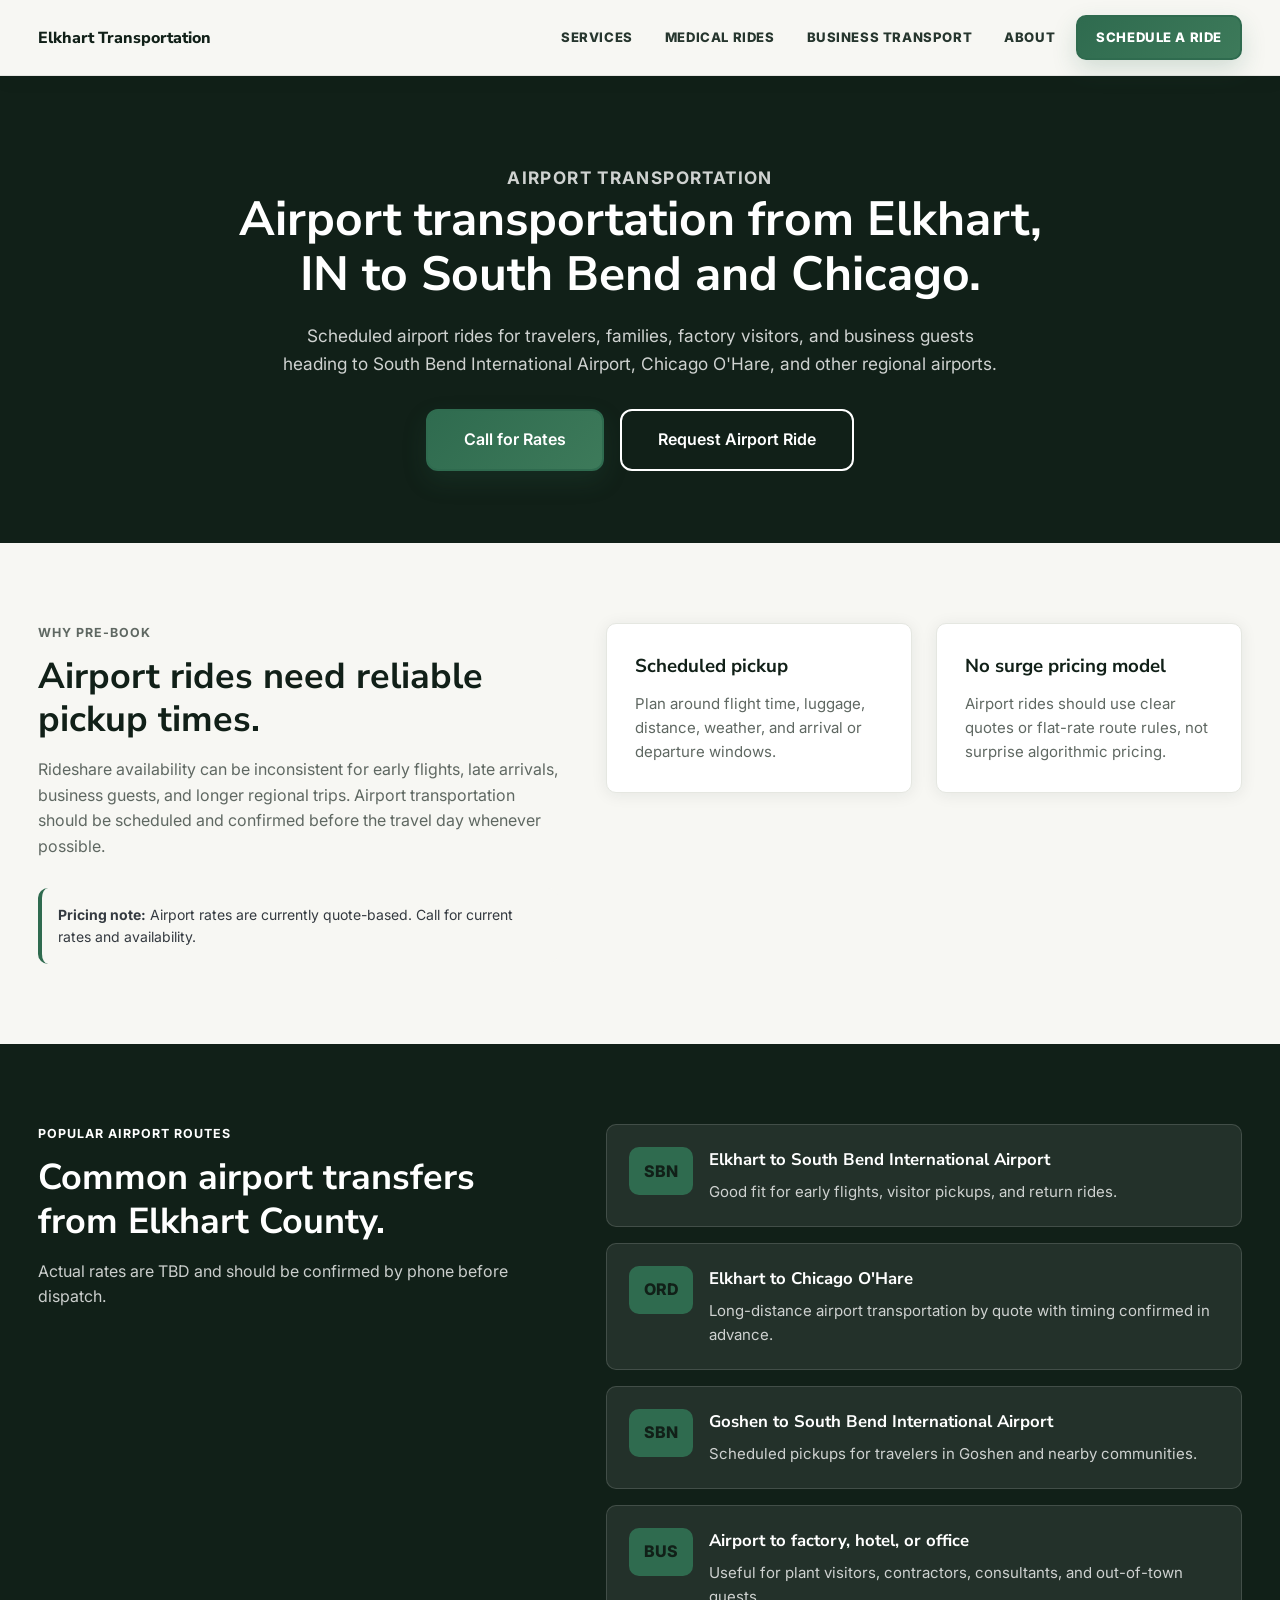
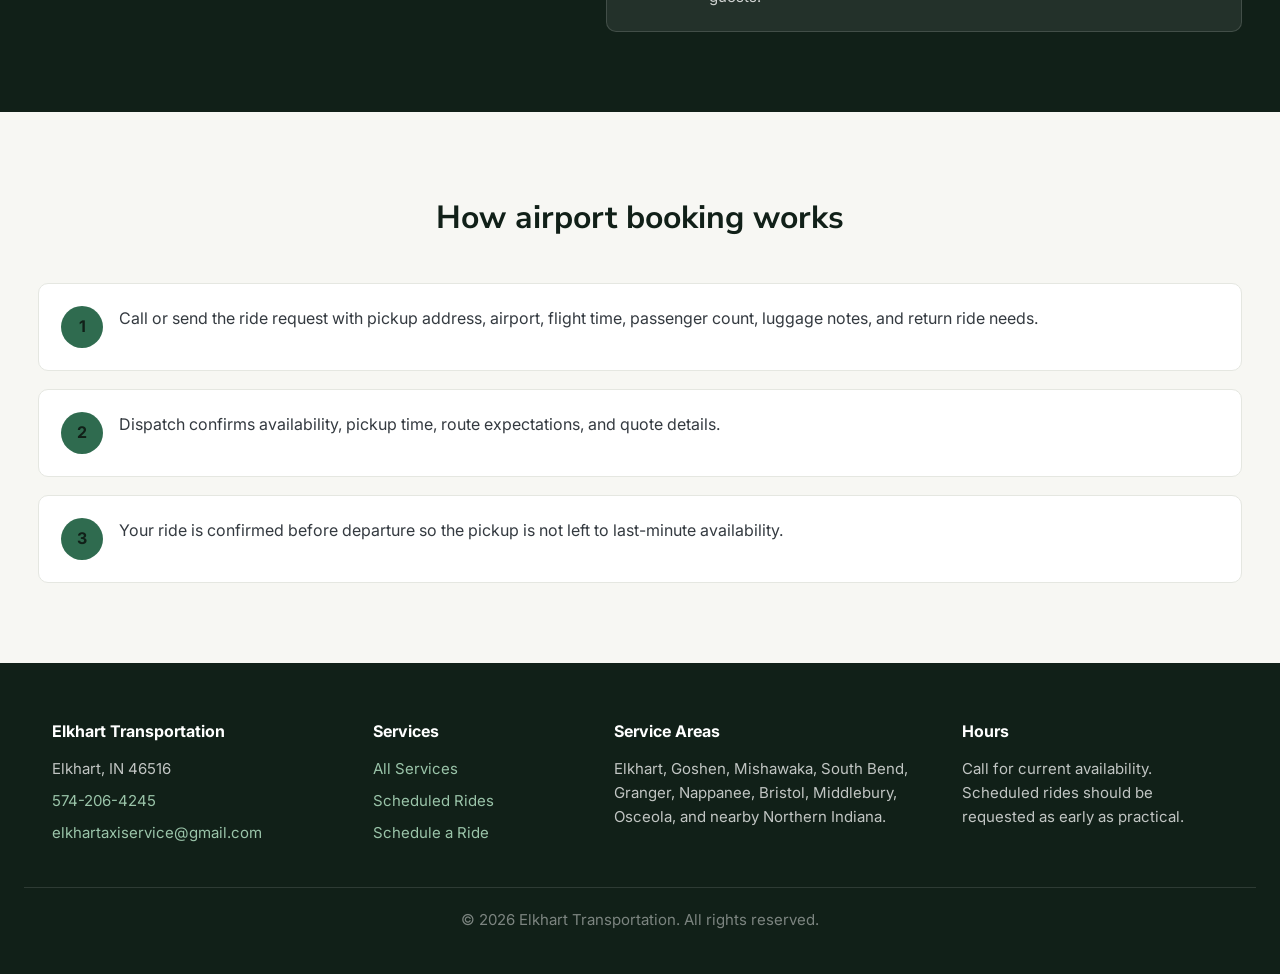
<file: src/pages/airport.html>
<!DOCTYPE html>
<html lang="en">
<head>
  <meta charset="UTF-8" />
  <meta name="viewport" content="width=device-width, initial-scale=1.0" />
  <title>Airport Transportation Elkhart IN | South Bend & Chicago Airport Rides</title>
  <meta name="description" content="Schedule airport transportation from Elkhart, IN to South Bend International Airport, Chicago O'Hare, and regional airports. Call for rates." />
  <link rel="preconnect" href="https://fonts.googleapis.com">
  <link rel="preconnect" href="https://fonts.gstatic.com" crossorigin>
  <link href="https://fonts.googleapis.com/css2?family=DM+Sans:wght@400;500;600;700&display=swap" rel="stylesheet">
  <link rel="stylesheet" href="../css/main.css" />
  <link rel="stylesheet" href="../css/components.css" />
</head>
<body>
  <header class="nav">
    <div class="nav__inner container">
      <a href="../../index.html" class="nav__logo">Elkhart Transportation</a>
      <nav class="nav__links">
        <a href="services.html">Services</a>
        <a href="nemt.html">Medical Rides</a>
        <a href="factory-transport.html">Business Transport</a>
        <a href="about.html">About</a>
        <a href="contact.html" class="btn btn--primary">Schedule a Ride</a>
      </nav>
      <button class="nav__toggle" aria-label="Toggle menu">&#9776;</button>
    </div>
  </header>

  <main>
    <section class="page-hero">
      <div class="container page-hero__inner">
        <p class="eyebrow">Airport Transportation</p>
        <h1>Airport transportation from Elkhart, IN to South Bend and Chicago.</h1>
        <p>Scheduled airport rides for travelers, families, factory visitors, and business guests heading to South Bend International Airport, Chicago O'Hare, and other regional airports.</p>
        <div class="page-hero__actions">
          <a href="tel:+15742064245" class="btn btn--primary btn--lg">Call for Rates</a>
          <a href="contact.html" class="btn btn--outline btn--lg">Request Airport Ride</a>
        </div>
      </div>
    </section>

    <section class="page-section">
      <div class="container split-section">
        <div>
          <p class="eyebrow">Why Pre-Book</p>
          <h2>Airport rides need reliable pickup times.</h2>
          <p>Rideshare availability can be inconsistent for early flights, late arrivals, business guests, and longer regional trips. Airport transportation should be scheduled and confirmed before the travel day whenever possible.</p>
          <div class="notice"><strong>Pricing note:</strong> Airport rates are currently quote-based. Call for current rates and availability.</div>
        </div>
        <div class="info-grid info-grid--two">
          <article class="info-card">
            <h3>Scheduled pickup</h3>
            <p>Plan around flight time, luggage, distance, weather, and arrival or departure windows.</p>
          </article>
          <article class="info-card">
            <h3>No surge pricing model</h3>
            <p>Airport rides should use clear quotes or flat-rate route rules, not surprise algorithmic pricing.</p>
          </article>
        </div>
      </div>
    </section>

    <section class="route-section">
      <div class="container split-section">
        <div>
          <p class="eyebrow">Popular Airport Routes</p>
          <h2>Common airport transfers from Elkhart County.</h2>
          <p>Actual rates are TBD and should be confirmed by phone before dispatch.</p>
        </div>
        <div class="route-list">
          <article><span>SBN</span><div><h3>Elkhart to South Bend International Airport</h3><p>Good fit for early flights, visitor pickups, and return rides.</p></div></article>
          <article><span>ORD</span><div><h3>Elkhart to Chicago O'Hare</h3><p>Long-distance airport transportation by quote with timing confirmed in advance.</p></div></article>
          <article><span>SBN</span><div><h3>Goshen to South Bend International Airport</h3><p>Scheduled pickups for travelers in Goshen and nearby communities.</p></div></article>
          <article><span>BUS</span><div><h3>Airport to factory, hotel, or office</h3><p>Useful for plant visitors, contractors, consultants, and out-of-town guests.</p></div></article>
        </div>
      </div>
    </section>

    <section class="page-section">
      <div class="container">
        <h2 class="section-title">How airport booking works</h2>
        <div class="step-list">
          <div class="step"><span>1</span><p>Call or send the ride request with pickup address, airport, flight time, passenger count, luggage notes, and return ride needs.</p></div>
          <div class="step"><span>2</span><p>Dispatch confirms availability, pickup time, route expectations, and quote details.</p></div>
          <div class="step"><span>3</span><p>Your ride is confirmed before departure so the pickup is not left to last-minute availability.</p></div>
        </div>
      </div>
    </section>
  </main>

  <a href="tel:+15742064245" class="sticky-call">Call 574-206-4245</a>

  <footer class="footer">
    <div class="container footer__grid">
      <div><strong>Elkhart Transportation</strong><p>Elkhart, IN 46516</p><p><a href="tel:+15742064245">574-206-4245</a></p><p><a href="mailto:elkhartaxiservice@gmail.com">elkhartaxiservice@gmail.com</a></p></div>
      <div><strong>Services</strong><a href="services.html">All Services</a><a href="scheduled-rides.html">Scheduled Rides</a><a href="contact.html">Schedule a Ride</a></div>
      <div><strong>Service Areas</strong><p>Elkhart, Goshen, Mishawaka, South Bend, Granger, Nappanee, Bristol, Middlebury, Osceola, and nearby Northern Indiana.</p></div>
      <div><strong>Hours</strong><p>Call for current availability. Scheduled rides should be requested as early as practical.</p></div>
    </div>
    <p class="footer__copy">&copy; 2026 Elkhart Transportation. All rights reserved.</p>
  </footer>

  <script src="../js/main.js"></script>
</body>
</html>
</file>
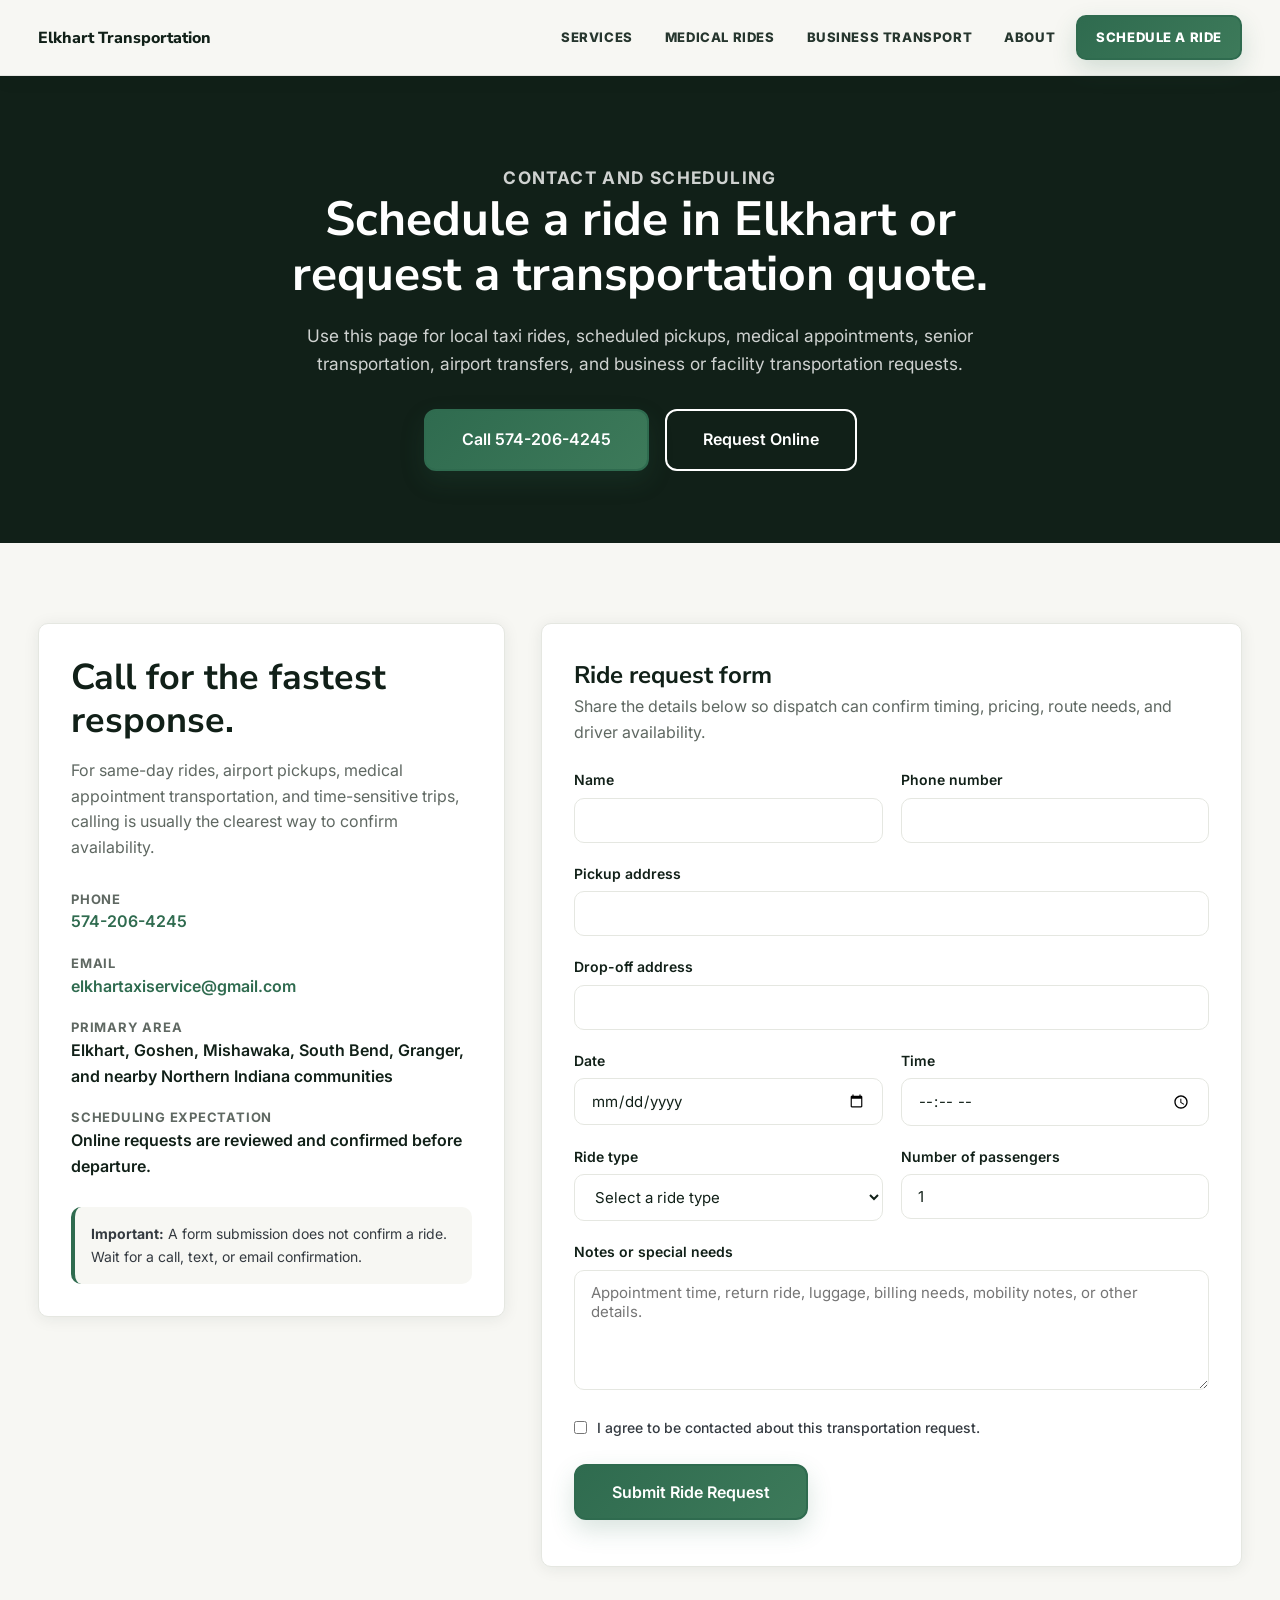
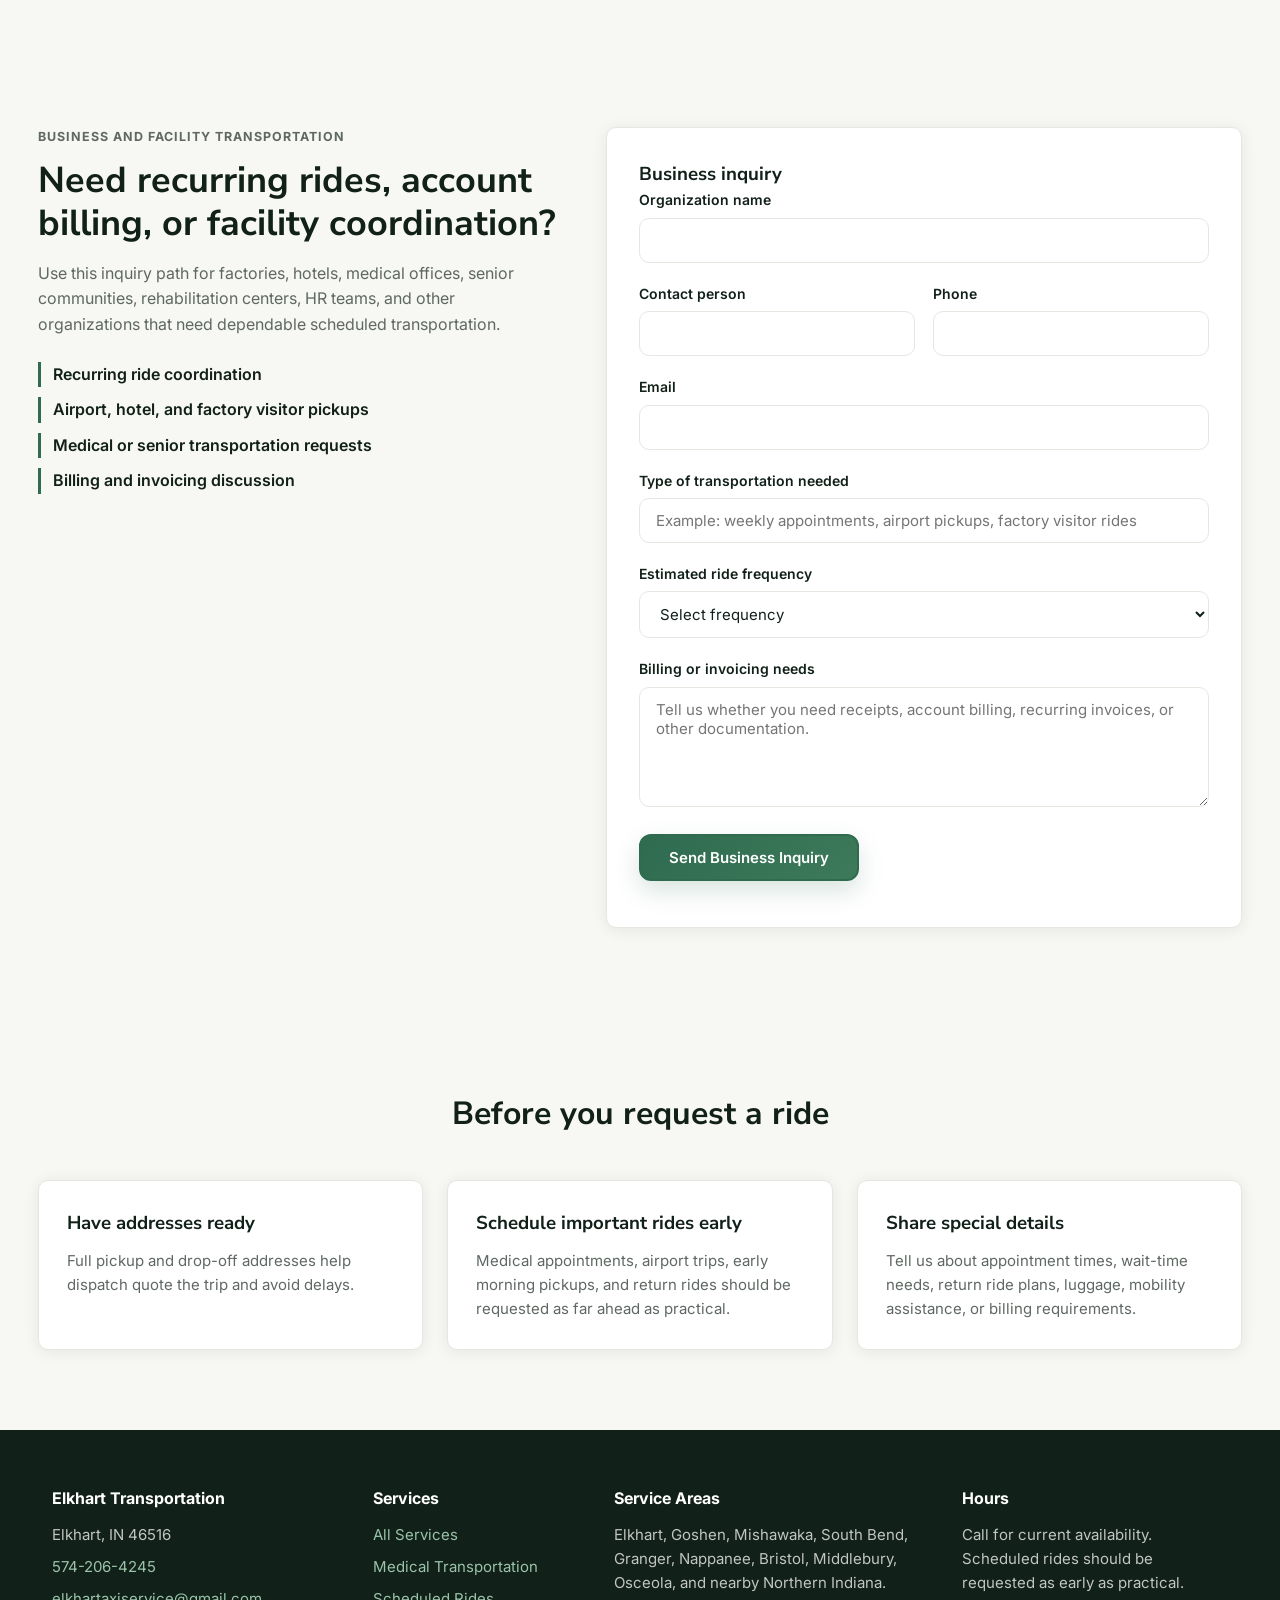
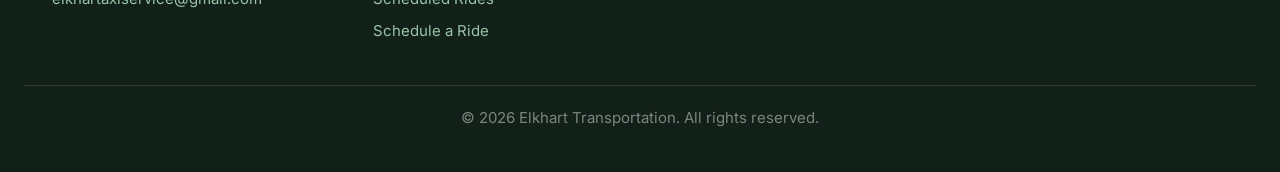
<file: src/pages/contact.html>
<!DOCTYPE html>
<html lang="en">
<head>
  <meta charset="UTF-8" />
  <meta name="viewport" content="width=device-width, initial-scale=1.0" />
  <title>Schedule a Ride in Elkhart, IN | Elkhart Transportation</title>
  <meta name="description" content="Schedule a ride or request a transportation quote in Elkhart, IN for taxi, medical, senior, airport, scheduled, and business rides." />
  <link rel="preconnect" href="https://fonts.googleapis.com">
  <link rel="preconnect" href="https://fonts.gstatic.com" crossorigin>
  <link href="https://fonts.googleapis.com/css2?family=DM+Sans:wght@400;500;600;700&display=swap" rel="stylesheet">
  <link rel="stylesheet" href="../css/main.css" />
  <link rel="stylesheet" href="../css/components.css" />
</head>
<body>
  <header class="nav">
    <div class="nav__inner container">
      <a href="../../index.html" class="nav__logo">Elkhart Transportation</a>
      <nav class="nav__links">
        <a href="services.html">Services</a>
        <a href="nemt.html">Medical Rides</a>
        <a href="factory-transport.html">Business Transport</a>
        <a href="about.html">About</a>
        <a href="contact.html" class="btn btn--primary">Schedule a Ride</a>
      </nav>
      <button class="nav__toggle" aria-label="Toggle menu">&#9776;</button>
    </div>
  </header>

  <main>
    <section class="page-hero">
      <div class="container page-hero__inner">
        <p class="eyebrow">Contact and Scheduling</p>
        <h1>Schedule a ride in Elkhart or request a transportation quote.</h1>
        <p>Use this page for local taxi rides, scheduled pickups, medical appointments, senior transportation, airport transfers, and business or facility transportation requests.</p>
        <div class="page-hero__actions">
          <a href="tel:+15742064245" class="btn btn--primary btn--lg">Call 574-206-4245</a>
          <a href="#ride-request" class="btn btn--outline btn--lg">Request Online</a>
        </div>
      </div>
    </section>

    <section class="page-section">
      <div class="container contact-layout">
        <aside class="contact-panel">
          <h2>Call for the fastest response.</h2>
          <p>For same-day rides, airport pickups, medical appointment transportation, and time-sensitive trips, calling is usually the clearest way to confirm availability.</p>
          <dl class="detail-list">
            <div>
              <dt>Phone</dt>
              <dd><a href="tel:+15742064245">574-206-4245</a></dd>
            </div>
            <div>
              <dt>Email</dt>
              <dd><a href="mailto:elkhartaxiservice@gmail.com">elkhartaxiservice@gmail.com</a></dd>
            </div>
            <div>
              <dt>Primary Area</dt>
              <dd>Elkhart, Goshen, Mishawaka, South Bend, Granger, and nearby Northern Indiana communities</dd>
            </div>
            <div>
              <dt>Scheduling Expectation</dt>
              <dd>Online requests are reviewed and confirmed before departure.</dd>
            </div>
          </dl>
          <div class="notice">
            <strong>Important:</strong> A form submission does not confirm a ride. Wait for a call, text, or email confirmation.
          </div>
        </aside>

        <form class="form-card js-contact-form" id="ride-request" action="https://formspree.io/f/YOUR_FORM_ID" method="post">
          <h2>Ride request form</h2>
          <p class="form-intro">Share the details below so dispatch can confirm timing, pricing, route needs, and driver availability.</p>
          <div class="form-grid">
            <div class="form-group">
              <label for="name">Name</label>
              <input type="text" id="name" name="name" autocomplete="name" required />
            </div>
            <div class="form-group">
              <label for="phone">Phone number</label>
              <input type="tel" id="phone" name="phone" autocomplete="tel" required />
            </div>
          </div>
          <div class="form-group">
            <label for="pickup">Pickup address</label>
            <input type="text" id="pickup" name="pickup" autocomplete="street-address" required />
          </div>
          <div class="form-group">
            <label for="dropoff">Drop-off address</label>
            <input type="text" id="dropoff" name="dropoff" required />
          </div>
          <div class="form-grid">
            <div class="form-group">
              <label for="date">Date</label>
              <input type="date" id="date" name="date" required />
            </div>
            <div class="form-group">
              <label for="time">Time</label>
              <input type="time" id="time" name="time" required />
            </div>
          </div>
          <div class="form-grid">
            <div class="form-group">
              <label for="ride-type">Ride type</label>
              <select id="ride-type" name="ride-type" required>
                <option value="">Select a ride type</option>
                <option>Local Taxi</option>
                <option>Scheduled Ride</option>
                <option>Airport</option>
                <option>Medical Appointment</option>
                <option>Senior Transportation</option>
                <option>Factory/Business</option>
                <option>Other</option>
              </select>
            </div>
            <div class="form-group">
              <label for="passengers">Number of passengers</label>
              <input type="number" id="passengers" name="passengers" min="1" max="12" value="1" />
            </div>
          </div>
          <div class="form-group">
            <label for="notes">Notes or special needs</label>
            <textarea id="notes" name="notes" placeholder="Appointment time, return ride, luggage, billing needs, mobility notes, or other details."></textarea>
          </div>
          <label class="checkbox-line">
            <input type="checkbox" name="consent" required />
            <span>I agree to be contacted about this transportation request.</span>
          </label>
          <button type="submit" class="btn btn--primary btn--lg">Submit Ride Request</button>
          <p class="form-status" aria-live="polite"></p>
        </form>
      </div>
    </section>

    <section class="page-section page-section--muted" id="business-inquiry">
      <div class="container split-section">
        <div>
          <p class="eyebrow">Business and Facility Transportation</p>
          <h2>Need recurring rides, account billing, or facility coordination?</h2>
          <p>Use this inquiry path for factories, hotels, medical offices, senior communities, rehabilitation centers, HR teams, and other organizations that need dependable scheduled transportation.</p>
          <ul class="check-list">
            <li>Recurring ride coordination</li>
            <li>Airport, hotel, and factory visitor pickups</li>
            <li>Medical or senior transportation requests</li>
            <li>Billing and invoicing discussion</li>
          </ul>
        </div>

        <form class="form-card js-contact-form" action="https://formspree.io/f/YOUR_FORM_ID" method="post">
          <h3>Business inquiry</h3>
          <div class="form-group">
            <label for="organization">Organization name</label>
            <input type="text" id="organization" name="organization" />
          </div>
          <div class="form-grid">
            <div class="form-group">
              <label for="contact-person">Contact person</label>
              <input type="text" id="contact-person" name="contact-person" autocomplete="name" required />
            </div>
            <div class="form-group">
              <label for="business-phone">Phone</label>
              <input type="tel" id="business-phone" name="business-phone" autocomplete="tel" required />
            </div>
          </div>
          <div class="form-group">
            <label for="business-email">Email</label>
            <input type="email" id="business-email" name="business-email" autocomplete="email" />
          </div>
          <div class="form-group">
            <label for="transportation-need">Type of transportation needed</label>
            <input type="text" id="transportation-need" name="transportation-need" placeholder="Example: weekly appointments, airport pickups, factory visitor rides" />
          </div>
          <div class="form-group">
            <label for="frequency">Estimated ride frequency</label>
            <select id="frequency" name="frequency">
              <option value="">Select frequency</option>
              <option>One-time request</option>
              <option>Weekly</option>
              <option>Several times per week</option>
              <option>Daily or near-daily</option>
              <option>Not sure yet</option>
            </select>
          </div>
          <div class="form-group">
            <label for="billing">Billing or invoicing needs</label>
            <textarea id="billing" name="billing" placeholder="Tell us whether you need receipts, account billing, recurring invoices, or other documentation."></textarea>
          </div>
          <button type="submit" class="btn btn--primary">Send Business Inquiry</button>
          <p class="form-status" aria-live="polite"></p>
        </form>
      </div>
    </section>

    <section class="page-section">
      <div class="container">
        <h2 class="section-title">Before you request a ride</h2>
        <div class="info-grid">
          <div class="info-card">
            <h3>Have addresses ready</h3>
            <p>Full pickup and drop-off addresses help dispatch quote the trip and avoid delays.</p>
          </div>
          <div class="info-card">
            <h3>Schedule important rides early</h3>
            <p>Medical appointments, airport trips, early morning pickups, and return rides should be requested as far ahead as practical.</p>
          </div>
          <div class="info-card">
            <h3>Share special details</h3>
            <p>Tell us about appointment times, wait-time needs, return ride plans, luggage, mobility assistance, or billing requirements.</p>
          </div>
        </div>
      </div>
    </section>
  </main>

  <a href="tel:+15742064245" class="sticky-call">Call 574-206-4245</a>

  <footer class="footer">
    <div class="container footer__grid">
      <div>
        <strong>Elkhart Transportation</strong>
        <p>Elkhart, IN 46516</p>
        <p><a href="tel:+15742064245">574-206-4245</a></p>
        <p><a href="mailto:elkhartaxiservice@gmail.com">elkhartaxiservice@gmail.com</a></p>
      </div>
      <div>
        <strong>Services</strong>
        <a href="services.html">All Services</a>
        <a href="nemt.html">Medical Transportation</a>
        <a href="scheduled-rides.html">Scheduled Rides</a>
        <a href="contact.html">Schedule a Ride</a>
      </div>
      <div>
        <strong>Service Areas</strong>
        <p>Elkhart, Goshen, Mishawaka, South Bend, Granger, Nappanee, Bristol, Middlebury, Osceola, and nearby Northern Indiana.</p>
      </div>
      <div>
        <strong>Hours</strong>
        <p>Call for current availability. Scheduled rides should be requested as early as practical.</p>
      </div>
    </div>
    <p class="footer__copy">&copy; 2026 Elkhart Transportation. All rights reserved.</p>
  </footer>

  <script src="../js/main.js"></script>
  <script src="../js/booking.js"></script>
</body>
</html>
</file>
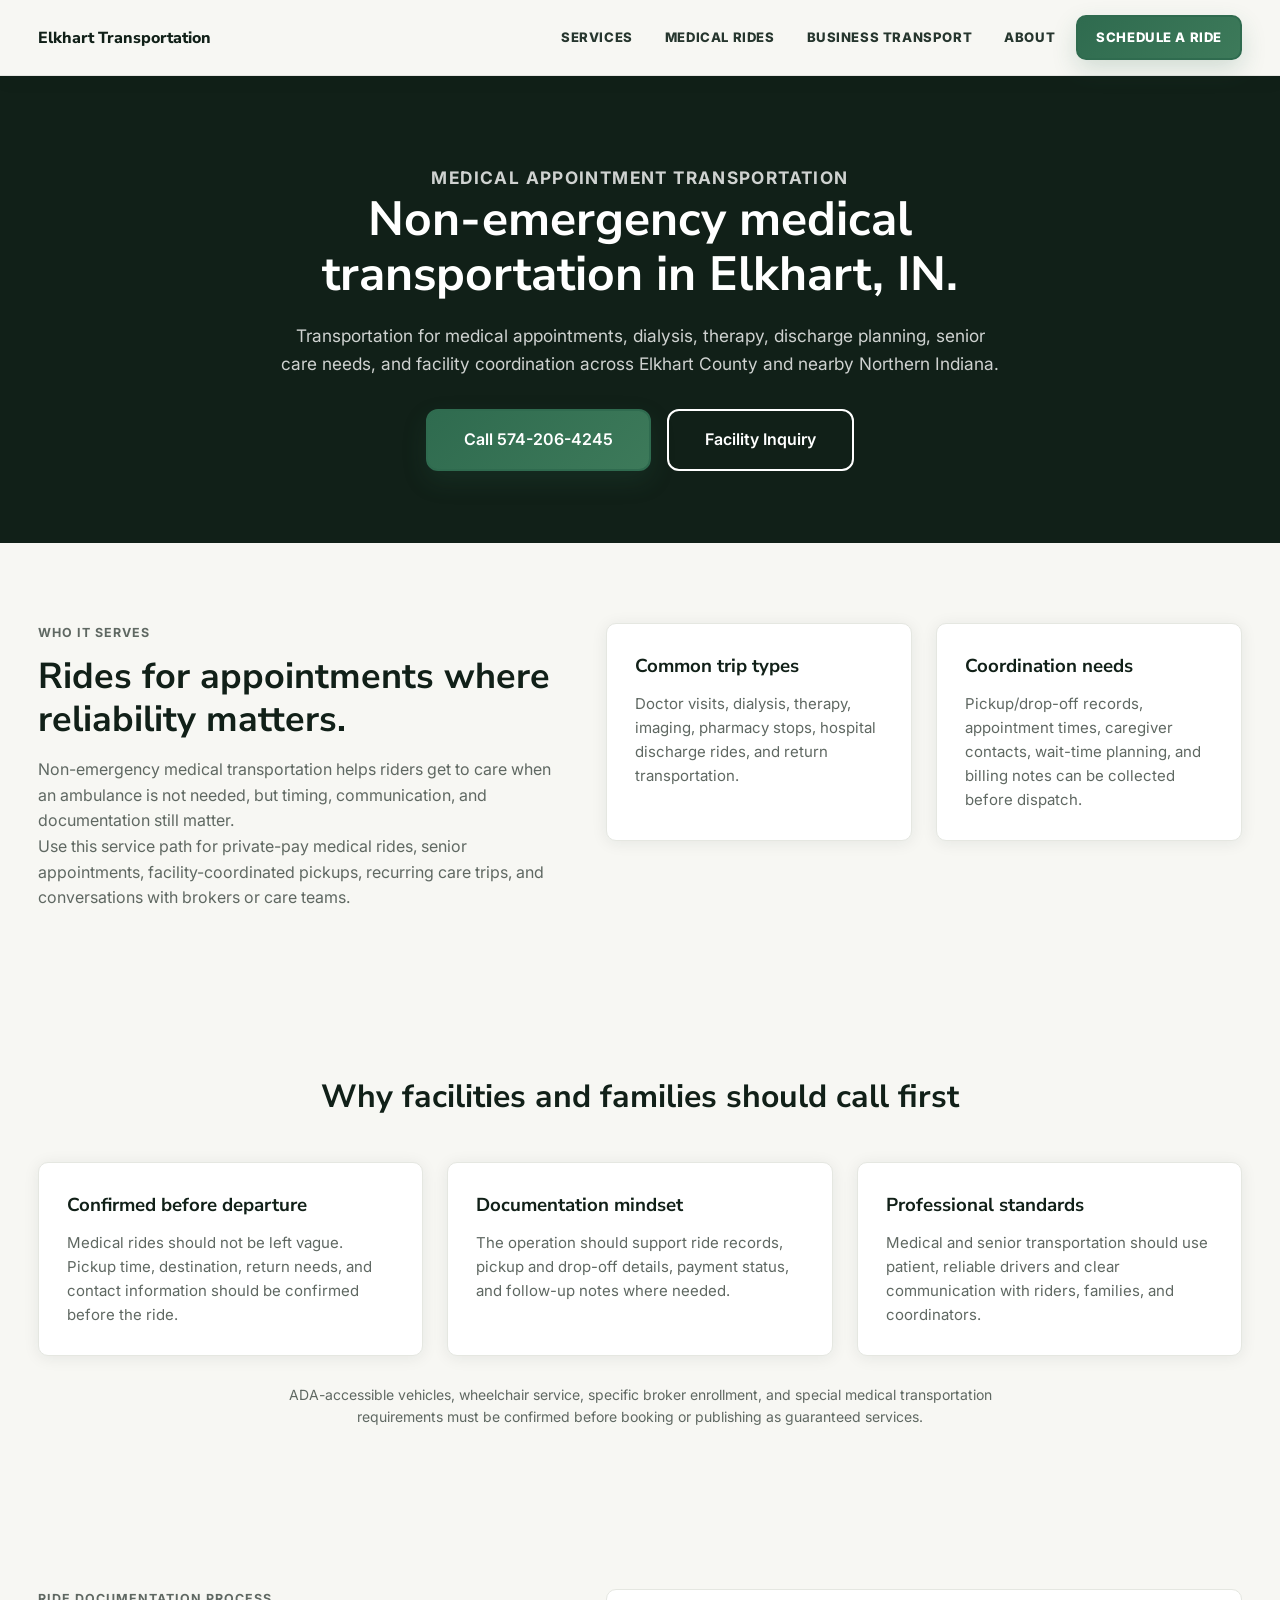
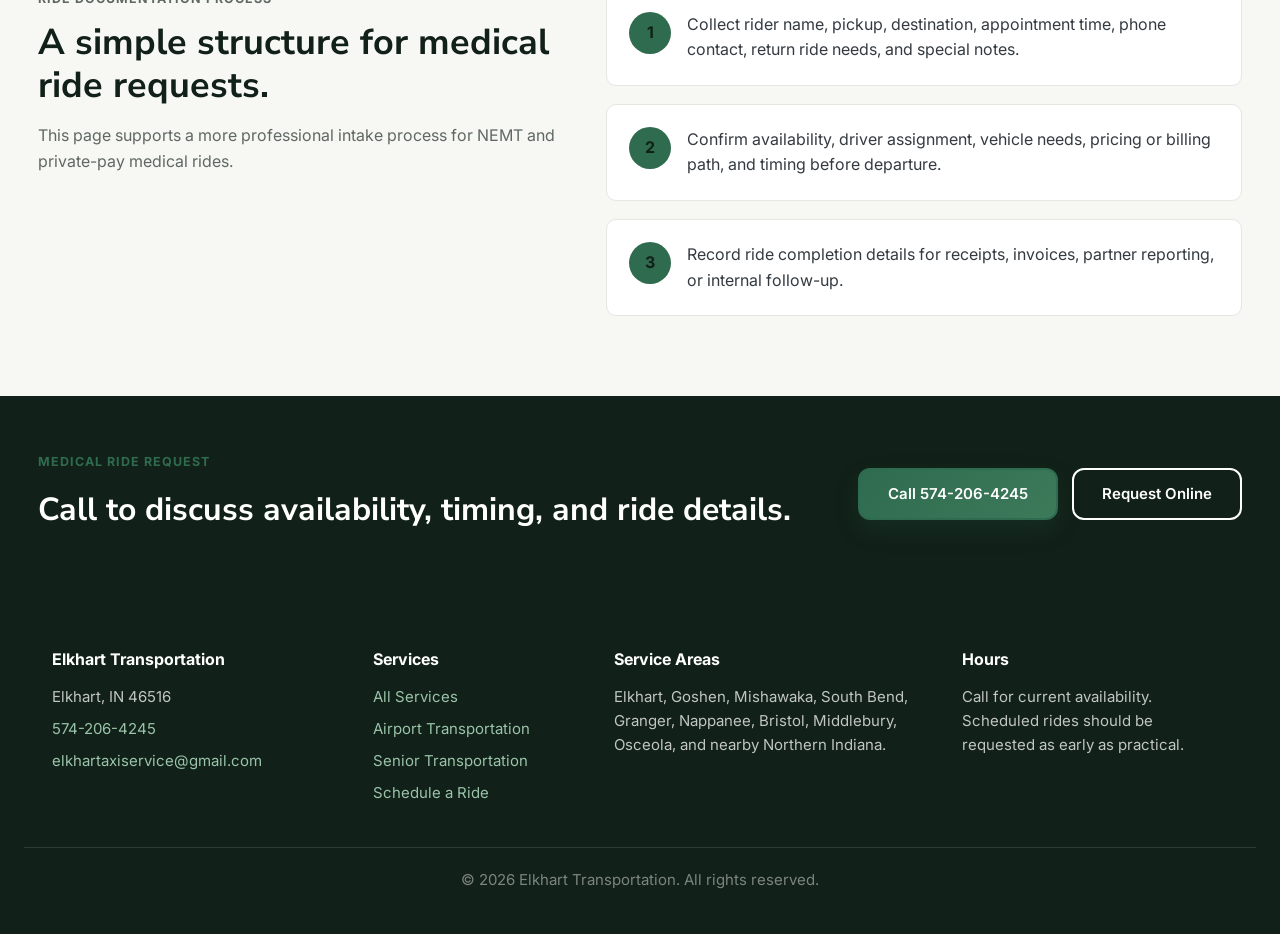
<file: src/pages/nemt.html>
<!DOCTYPE html>
<html lang="en">
<head>
  <meta charset="UTF-8" />
  <meta name="viewport" content="width=device-width, initial-scale=1.0" />
  <title>Non-Emergency Medical Transportation in Elkhart, IN | Elkhart Transportation</title>
  <meta name="description" content="Non-emergency medical transportation in Elkhart, IN for appointments, dialysis, therapy, discharge rides, seniors, and facility coordination." />
  <link rel="preconnect" href="https://fonts.googleapis.com">
  <link rel="preconnect" href="https://fonts.gstatic.com" crossorigin>
  <link href="https://fonts.googleapis.com/css2?family=DM+Sans:wght@400;500;600;700&display=swap" rel="stylesheet">
  <link rel="stylesheet" href="../css/main.css" />
  <link rel="stylesheet" href="../css/components.css" />
</head>
<body>
  <header class="nav">
    <div class="nav__inner container">
      <a href="../../index.html" class="nav__logo">Elkhart Transportation</a>
      <nav class="nav__links">
        <a href="services.html">Services</a>
        <a href="nemt.html">Medical Rides</a>
        <a href="factory-transport.html">Business Transport</a>
        <a href="about.html">About</a>
        <a href="contact.html" class="btn btn--primary">Schedule a Ride</a>
      </nav>
      <button class="nav__toggle" aria-label="Toggle menu">&#9776;</button>
    </div>
  </header>

  <main>
    <section class="page-hero">
      <div class="container page-hero__inner">
        <p class="eyebrow">Medical Appointment Transportation</p>
        <h1>Non-emergency medical transportation in Elkhart, IN.</h1>
        <p>Transportation for medical appointments, dialysis, therapy, discharge planning, senior care needs, and facility coordination across Elkhart County and nearby Northern Indiana.</p>
        <div class="page-hero__actions">
          <a href="tel:+15742064245" class="btn btn--primary btn--lg">Call 574-206-4245</a>
          <a href="contact.html#business-inquiry" class="btn btn--outline btn--lg">Facility Inquiry</a>
        </div>
      </div>
    </section>

    <section class="page-section">
      <div class="container split-section">
        <div>
          <p class="eyebrow">Who It Serves</p>
          <h2>Rides for appointments where reliability matters.</h2>
          <p>Non-emergency medical transportation helps riders get to care when an ambulance is not needed, but timing, communication, and documentation still matter.</p>
          <p>Use this service path for private-pay medical rides, senior appointments, facility-coordinated pickups, recurring care trips, and conversations with brokers or care teams.</p>
        </div>
        <div class="info-grid info-grid--two">
          <article class="info-card">
            <h3>Common trip types</h3>
            <p>Doctor visits, dialysis, therapy, imaging, pharmacy stops, hospital discharge rides, and return transportation.</p>
          </article>
          <article class="info-card">
            <h3>Coordination needs</h3>
            <p>Pickup/drop-off records, appointment times, caregiver contacts, wait-time planning, and billing notes can be collected before dispatch.</p>
          </article>
        </div>
      </div>
    </section>

    <section class="page-section page-section--muted">
      <div class="container">
        <h2 class="section-title">Why facilities and families should call first</h2>
        <div class="info-grid">
          <article class="info-card">
            <h3>Confirmed before departure</h3>
            <p>Medical rides should not be left vague. Pickup time, destination, return needs, and contact information should be confirmed before the ride.</p>
          </article>
          <article class="info-card">
            <h3>Documentation mindset</h3>
            <p>The operation should support ride records, pickup and drop-off details, payment status, and follow-up notes where needed.</p>
          </article>
          <article class="info-card">
            <h3>Professional standards</h3>
            <p>Medical and senior transportation should use patient, reliable drivers and clear communication with riders, families, and coordinators.</p>
          </article>
        </div>
        <p class="compliance-note">ADA-accessible vehicles, wheelchair service, specific broker enrollment, and special medical transportation requirements must be confirmed before booking or publishing as guaranteed services.</p>
      </div>
    </section>

    <section class="page-section">
      <div class="container split-section">
        <div>
          <p class="eyebrow">Ride Documentation Process</p>
          <h2>A simple structure for medical ride requests.</h2>
          <p>This page supports a more professional intake process for NEMT and private-pay medical rides.</p>
        </div>
        <div class="step-list">
          <div class="step">
            <span>1</span>
            <p>Collect rider name, pickup, destination, appointment time, phone contact, return ride needs, and special notes.</p>
          </div>
          <div class="step">
            <span>2</span>
            <p>Confirm availability, driver assignment, vehicle needs, pricing or billing path, and timing before departure.</p>
          </div>
          <div class="step">
            <span>3</span>
            <p>Record ride completion details for receipts, invoices, partner reporting, or internal follow-up.</p>
          </div>
        </div>
      </div>
    </section>

    <section class="cta-band">
      <div class="container cta-band__inner">
        <div>
          <p class="eyebrow">Medical Ride Request</p>
          <h2>Call to discuss availability, timing, and ride details.</h2>
        </div>
        <div class="cta-band__actions">
          <a href="tel:+15742064245" class="btn btn--primary">Call 574-206-4245</a>
          <a href="contact.html" class="btn btn--outline">Request Online</a>
        </div>
      </div>
    </section>
  </main>

  <a href="tel:+15742064245" class="sticky-call">Call 574-206-4245</a>

  <footer class="footer">
    <div class="container footer__grid">
      <div>
        <strong>Elkhart Transportation</strong>
        <p>Elkhart, IN 46516</p>
        <p><a href="tel:+15742064245">574-206-4245</a></p>
        <p><a href="mailto:elkhartaxiservice@gmail.com">elkhartaxiservice@gmail.com</a></p>
      </div>
      <div>
        <strong>Services</strong>
        <a href="services.html">All Services</a>
        <a href="airport.html">Airport Transportation</a>
        <a href="senior.html">Senior Transportation</a>
        <a href="contact.html">Schedule a Ride</a>
      </div>
      <div>
        <strong>Service Areas</strong>
        <p>Elkhart, Goshen, Mishawaka, South Bend, Granger, Nappanee, Bristol, Middlebury, Osceola, and nearby Northern Indiana.</p>
      </div>
      <div>
        <strong>Hours</strong>
        <p>Call for current availability. Scheduled rides should be requested as early as practical.</p>
      </div>
    </div>
    <p class="footer__copy">&copy; 2026 Elkhart Transportation. All rights reserved.</p>
  </footer>

  <script src="../js/main.js"></script>
</body>
</html>
</file>
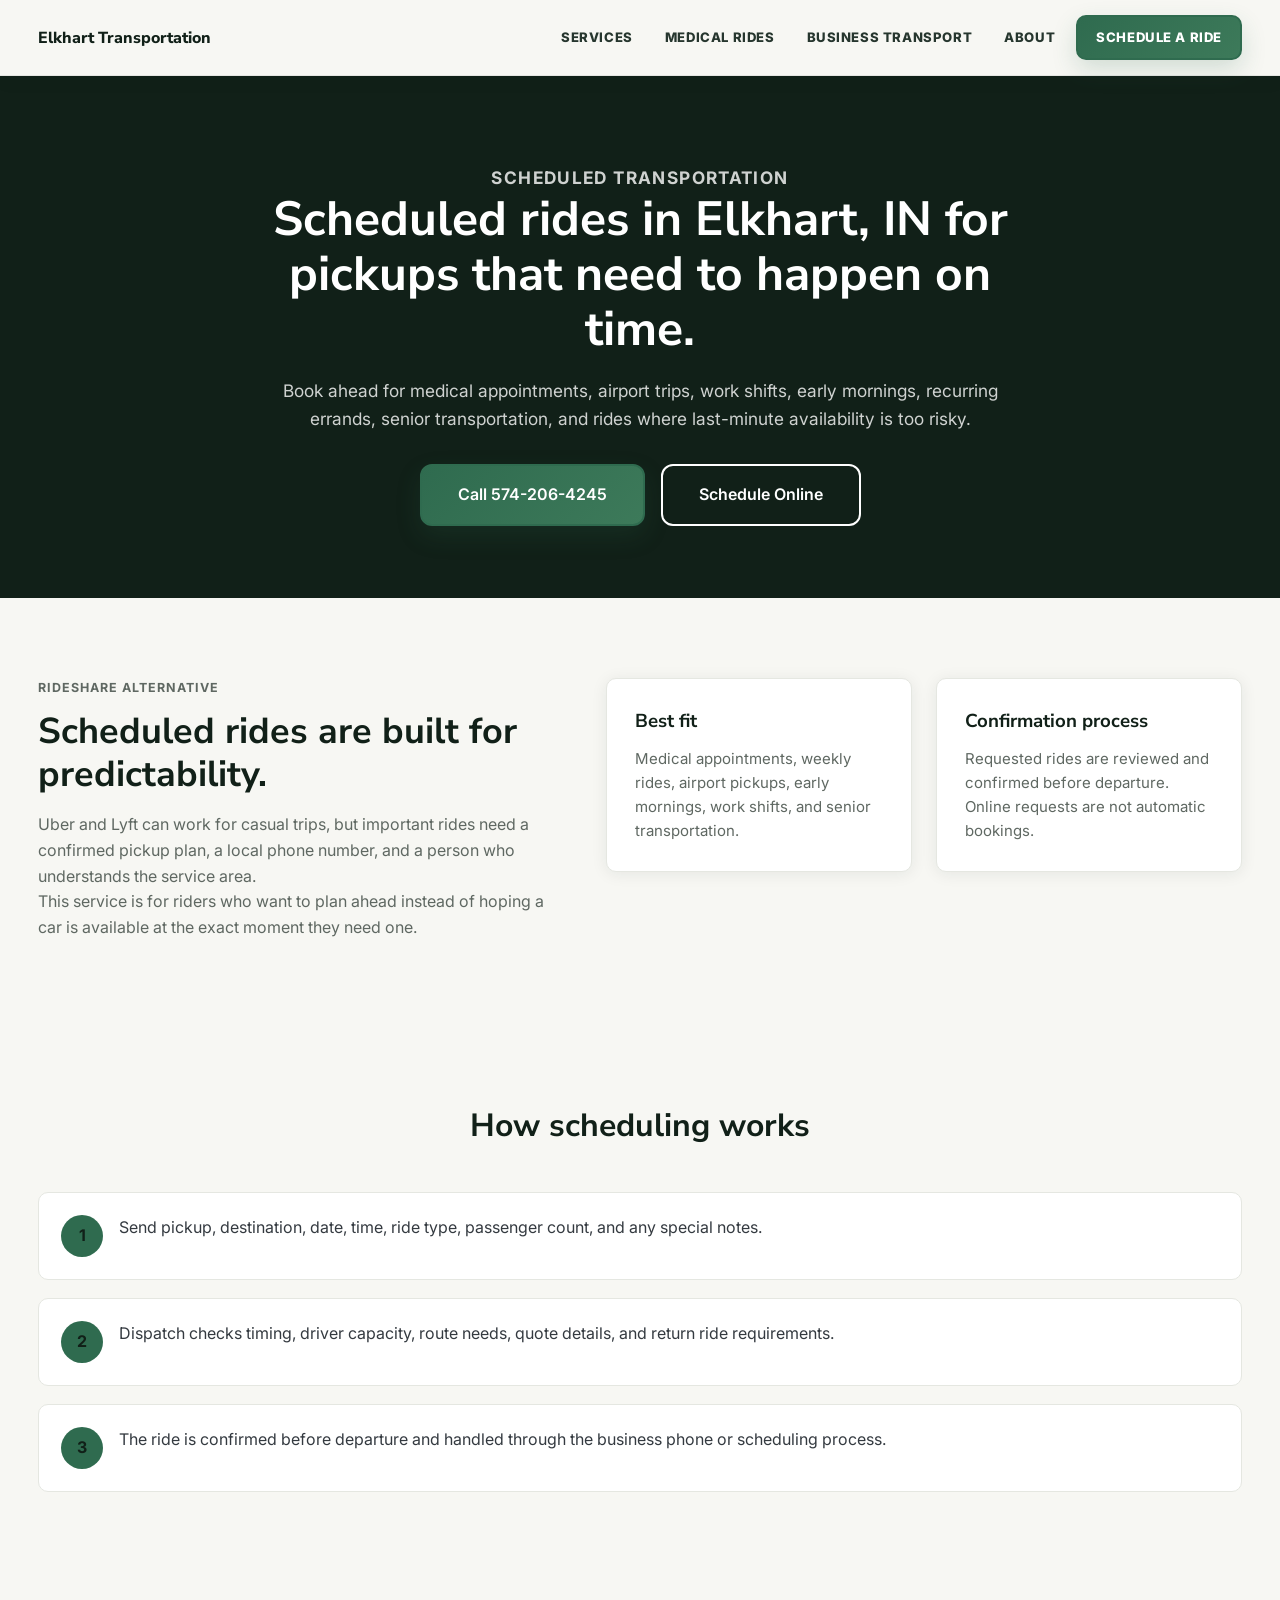
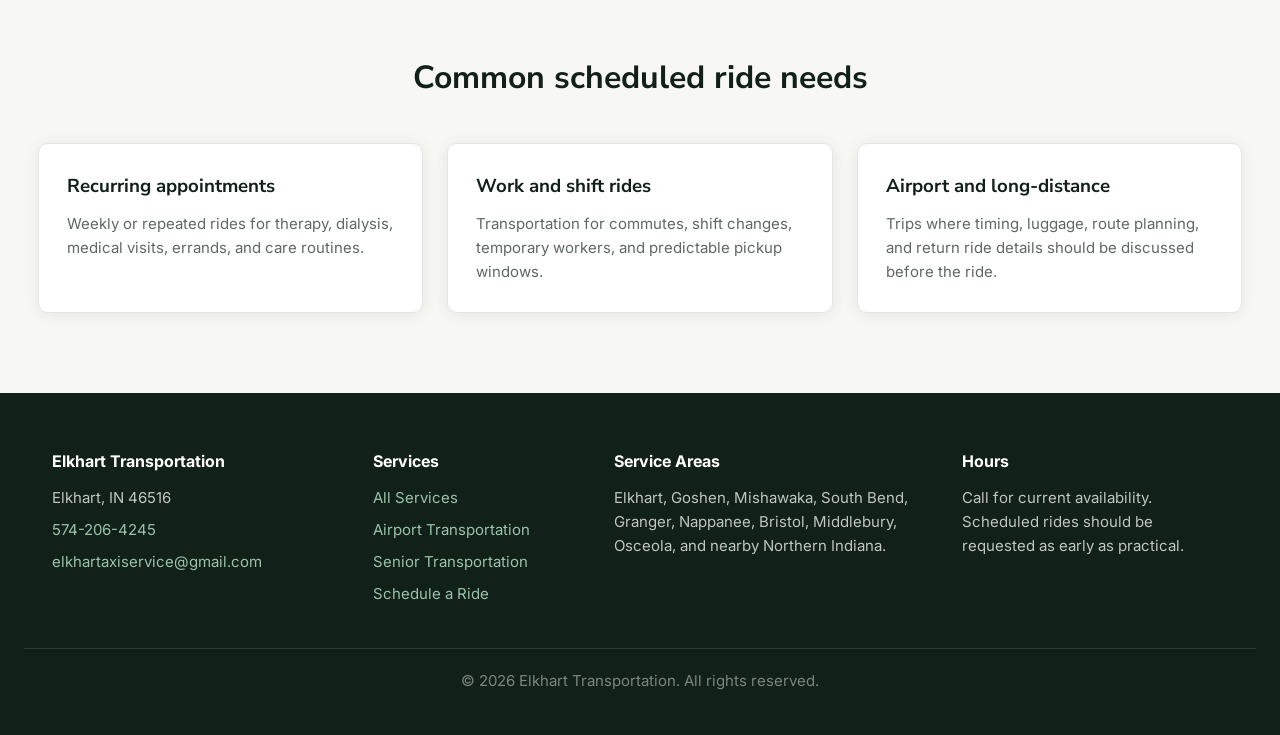
<file: src/pages/scheduled-rides.html>
<!DOCTYPE html>
<html lang="en">
<head>
  <meta charset="UTF-8" />
  <meta name="viewport" content="width=device-width, initial-scale=1.0" />
  <title>Scheduled Rides Elkhart IN | Reliable Booked Transportation</title>
  <meta name="description" content="Book scheduled rides in Elkhart, IN for appointments, work shifts, airport pickups, recurring weekly rides, seniors, and important local transportation." />
  <link rel="preconnect" href="https://fonts.googleapis.com">
  <link rel="preconnect" href="https://fonts.gstatic.com" crossorigin>
  <link href="https://fonts.googleapis.com/css2?family=DM+Sans:wght@400;500;600;700&display=swap" rel="stylesheet">
  <link rel="stylesheet" href="../css/main.css" />
  <link rel="stylesheet" href="../css/components.css" />
</head>
<body>
  <header class="nav">
    <div class="nav__inner container">
      <a href="../../index.html" class="nav__logo">Elkhart Transportation</a>
      <nav class="nav__links">
        <a href="services.html">Services</a>
        <a href="nemt.html">Medical Rides</a>
        <a href="factory-transport.html">Business Transport</a>
        <a href="about.html">About</a>
        <a href="contact.html" class="btn btn--primary">Schedule a Ride</a>
      </nav>
      <button class="nav__toggle" aria-label="Toggle menu">&#9776;</button>
    </div>
  </header>

  <main>
    <section class="page-hero">
      <div class="container page-hero__inner">
        <p class="eyebrow">Scheduled Transportation</p>
        <h1>Scheduled rides in Elkhart, IN for pickups that need to happen on time.</h1>
        <p>Book ahead for medical appointments, airport trips, work shifts, early mornings, recurring errands, senior transportation, and rides where last-minute availability is too risky.</p>
        <div class="page-hero__actions">
          <a href="tel:+15742064245" class="btn btn--primary btn--lg">Call 574-206-4245</a>
          <a href="contact.html" class="btn btn--outline btn--lg">Schedule Online</a>
        </div>
      </div>
    </section>

    <section class="page-section">
      <div class="container split-section">
        <div>
          <p class="eyebrow">Rideshare Alternative</p>
          <h2>Scheduled rides are built for predictability.</h2>
          <p>Uber and Lyft can work for casual trips, but important rides need a confirmed pickup plan, a local phone number, and a person who understands the service area.</p>
          <p>This service is for riders who want to plan ahead instead of hoping a car is available at the exact moment they need one.</p>
        </div>
        <div class="info-grid info-grid--two">
          <article class="info-card"><h3>Best fit</h3><p>Medical appointments, weekly rides, airport pickups, early mornings, work shifts, and senior transportation.</p></article>
          <article class="info-card"><h3>Confirmation process</h3><p>Requested rides are reviewed and confirmed before departure. Online requests are not automatic bookings.</p></article>
        </div>
      </div>
    </section>

    <section class="page-section page-section--muted">
      <div class="container">
        <h2 class="section-title">How scheduling works</h2>
        <div class="step-list">
          <div class="step"><span>1</span><p>Send pickup, destination, date, time, ride type, passenger count, and any special notes.</p></div>
          <div class="step"><span>2</span><p>Dispatch checks timing, driver capacity, route needs, quote details, and return ride requirements.</p></div>
          <div class="step"><span>3</span><p>The ride is confirmed before departure and handled through the business phone or scheduling process.</p></div>
        </div>
      </div>
    </section>

    <section class="page-section">
      <div class="container">
        <h2 class="section-title">Common scheduled ride needs</h2>
        <div class="info-grid">
          <article class="info-card"><h3>Recurring appointments</h3><p>Weekly or repeated rides for therapy, dialysis, medical visits, errands, and care routines.</p></article>
          <article class="info-card"><h3>Work and shift rides</h3><p>Transportation for commutes, shift changes, temporary workers, and predictable pickup windows.</p></article>
          <article class="info-card"><h3>Airport and long-distance</h3><p>Trips where timing, luggage, route planning, and return ride details should be discussed before the ride.</p></article>
        </div>
      </div>
    </section>
  </main>

  <a href="tel:+15742064245" class="sticky-call">Call 574-206-4245</a>

  <footer class="footer">
    <div class="container footer__grid">
      <div><strong>Elkhart Transportation</strong><p>Elkhart, IN 46516</p><p><a href="tel:+15742064245">574-206-4245</a></p><p><a href="mailto:elkhartaxiservice@gmail.com">elkhartaxiservice@gmail.com</a></p></div>
      <div><strong>Services</strong><a href="services.html">All Services</a><a href="airport.html">Airport Transportation</a><a href="senior.html">Senior Transportation</a><a href="contact.html">Schedule a Ride</a></div>
      <div><strong>Service Areas</strong><p>Elkhart, Goshen, Mishawaka, South Bend, Granger, Nappanee, Bristol, Middlebury, Osceola, and nearby Northern Indiana.</p></div>
      <div><strong>Hours</strong><p>Call for current availability. Scheduled rides should be requested as early as practical.</p></div>
    </div>
    <p class="footer__copy">&copy; 2026 Elkhart Transportation. All rights reserved.</p>
  </footer>

  <script src="../js/main.js"></script>
</body>
</html>
</file>
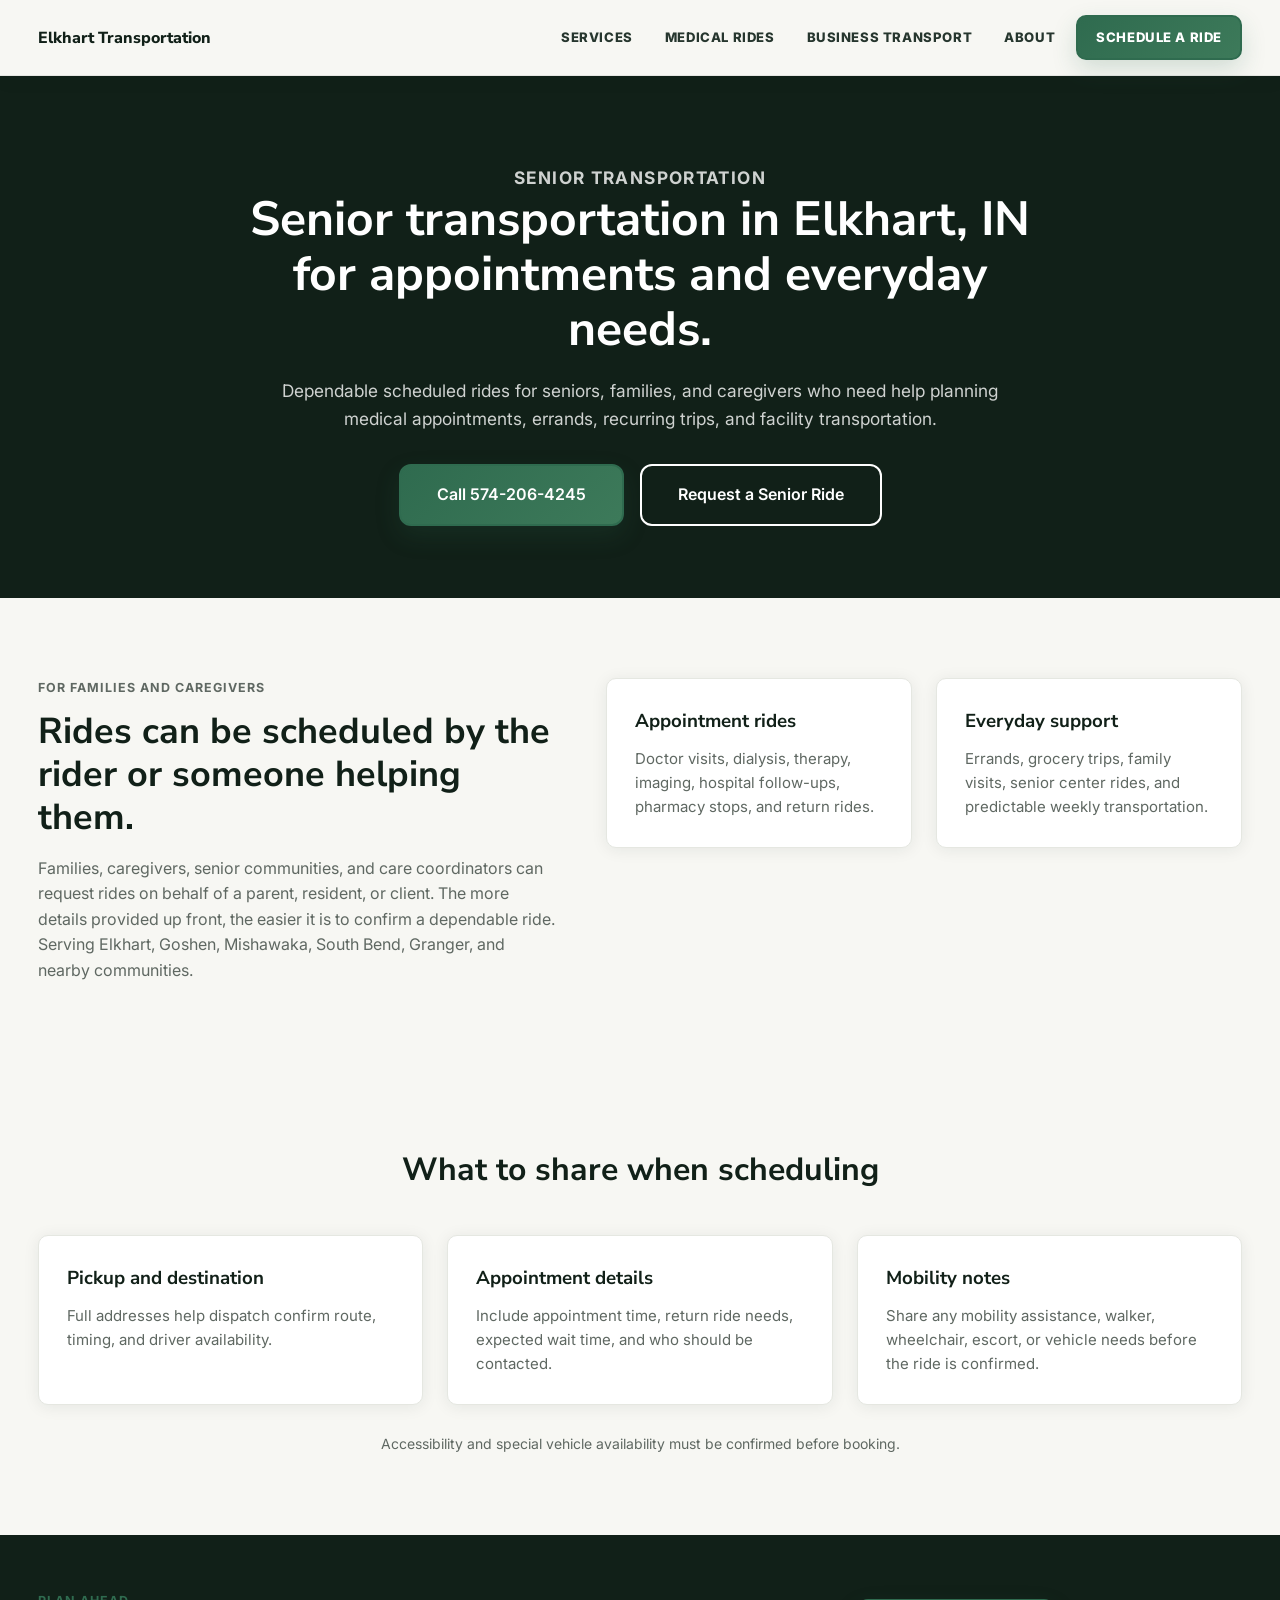
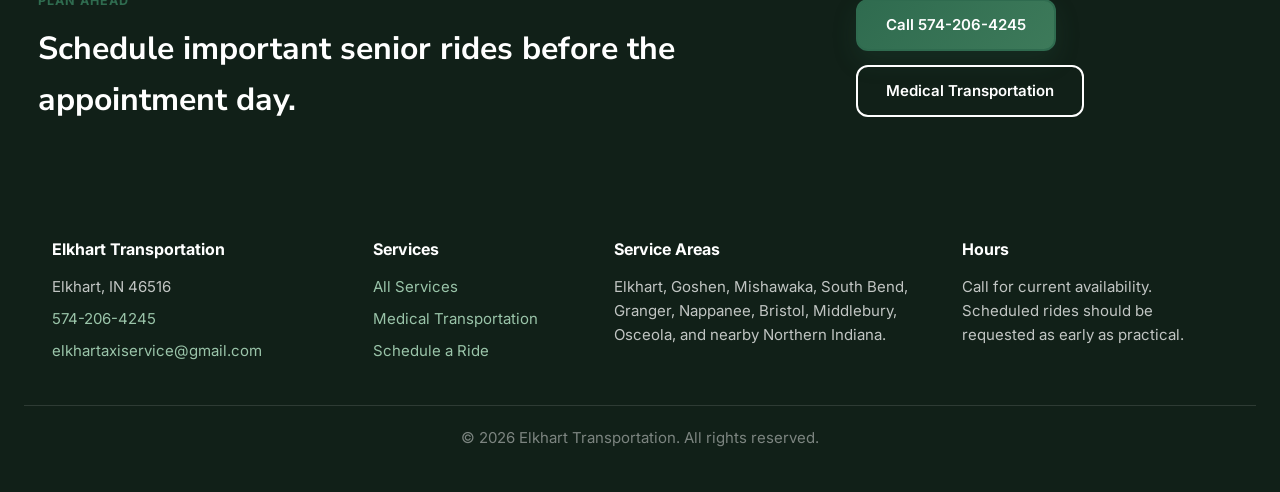
<file: src/pages/senior.html>
<!DOCTYPE html>
<html lang="en">
<head>
  <meta charset="UTF-8" />
  <meta name="viewport" content="width=device-width, initial-scale=1.0" />
  <title>Senior Transportation Elkhart IN | Medical & Appointment Rides</title>
  <meta name="description" content="Senior transportation in Elkhart, IN for medical appointments, dialysis, therapy, errands, family visits, and recurring scheduled rides." />
  <link rel="preconnect" href="https://fonts.googleapis.com">
  <link rel="preconnect" href="https://fonts.gstatic.com" crossorigin>
  <link href="https://fonts.googleapis.com/css2?family=DM+Sans:wght@400;500;600;700&display=swap" rel="stylesheet">
  <link rel="stylesheet" href="../css/main.css" />
  <link rel="stylesheet" href="../css/components.css" />
</head>
<body>
  <header class="nav">
    <div class="nav__inner container">
      <a href="../../index.html" class="nav__logo">Elkhart Transportation</a>
      <nav class="nav__links">
        <a href="services.html">Services</a>
        <a href="nemt.html">Medical Rides</a>
        <a href="factory-transport.html">Business Transport</a>
        <a href="about.html">About</a>
        <a href="contact.html" class="btn btn--primary">Schedule a Ride</a>
      </nav>
      <button class="nav__toggle" aria-label="Toggle menu">&#9776;</button>
    </div>
  </header>

  <main>
    <section class="page-hero">
      <div class="container page-hero__inner">
        <p class="eyebrow">Senior Transportation</p>
        <h1>Senior transportation in Elkhart, IN for appointments and everyday needs.</h1>
        <p>Dependable scheduled rides for seniors, families, and caregivers who need help planning medical appointments, errands, recurring trips, and facility transportation.</p>
        <div class="page-hero__actions">
          <a href="tel:+15742064245" class="btn btn--primary btn--lg">Call 574-206-4245</a>
          <a href="contact.html" class="btn btn--outline btn--lg">Request a Senior Ride</a>
        </div>
      </div>
    </section>

    <section class="page-section">
      <div class="container split-section">
        <div>
          <p class="eyebrow">For Families and Caregivers</p>
          <h2>Rides can be scheduled by the rider or someone helping them.</h2>
          <p>Families, caregivers, senior communities, and care coordinators can request rides on behalf of a parent, resident, or client. The more details provided up front, the easier it is to confirm a dependable ride.</p>
          <p>Serving Elkhart, Goshen, Mishawaka, South Bend, Granger, and nearby communities.</p>
        </div>
        <div class="info-grid info-grid--two">
          <article class="info-card"><h3>Appointment rides</h3><p>Doctor visits, dialysis, therapy, imaging, hospital follow-ups, pharmacy stops, and return rides.</p></article>
          <article class="info-card"><h3>Everyday support</h3><p>Errands, grocery trips, family visits, senior center rides, and predictable weekly transportation.</p></article>
        </div>
      </div>
    </section>

    <section class="page-section page-section--muted">
      <div class="container">
        <h2 class="section-title">What to share when scheduling</h2>
        <div class="info-grid">
          <article class="info-card"><h3>Pickup and destination</h3><p>Full addresses help dispatch confirm route, timing, and driver availability.</p></article>
          <article class="info-card"><h3>Appointment details</h3><p>Include appointment time, return ride needs, expected wait time, and who should be contacted.</p></article>
          <article class="info-card"><h3>Mobility notes</h3><p>Share any mobility assistance, walker, wheelchair, escort, or vehicle needs before the ride is confirmed.</p></article>
        </div>
        <p class="compliance-note">Accessibility and special vehicle availability must be confirmed before booking.</p>
      </div>
    </section>

    <section class="cta-band">
      <div class="container cta-band__inner">
        <div>
          <p class="eyebrow">Plan Ahead</p>
          <h2>Schedule important senior rides before the appointment day.</h2>
        </div>
        <div class="cta-band__actions">
          <a href="tel:+15742064245" class="btn btn--primary">Call 574-206-4245</a>
          <a href="nemt.html" class="btn btn--outline">Medical Transportation</a>
        </div>
      </div>
    </section>
  </main>

  <a href="tel:+15742064245" class="sticky-call">Call 574-206-4245</a>

  <footer class="footer">
    <div class="container footer__grid">
      <div><strong>Elkhart Transportation</strong><p>Elkhart, IN 46516</p><p><a href="tel:+15742064245">574-206-4245</a></p><p><a href="mailto:elkhartaxiservice@gmail.com">elkhartaxiservice@gmail.com</a></p></div>
      <div><strong>Services</strong><a href="services.html">All Services</a><a href="nemt.html">Medical Transportation</a><a href="contact.html">Schedule a Ride</a></div>
      <div><strong>Service Areas</strong><p>Elkhart, Goshen, Mishawaka, South Bend, Granger, Nappanee, Bristol, Middlebury, Osceola, and nearby Northern Indiana.</p></div>
      <div><strong>Hours</strong><p>Call for current availability. Scheduled rides should be requested as early as practical.</p></div>
    </div>
    <p class="footer__copy">&copy; 2026 Elkhart Transportation. All rights reserved.</p>
  </footer>

  <script src="../js/main.js"></script>
</body>
</html>
</file>
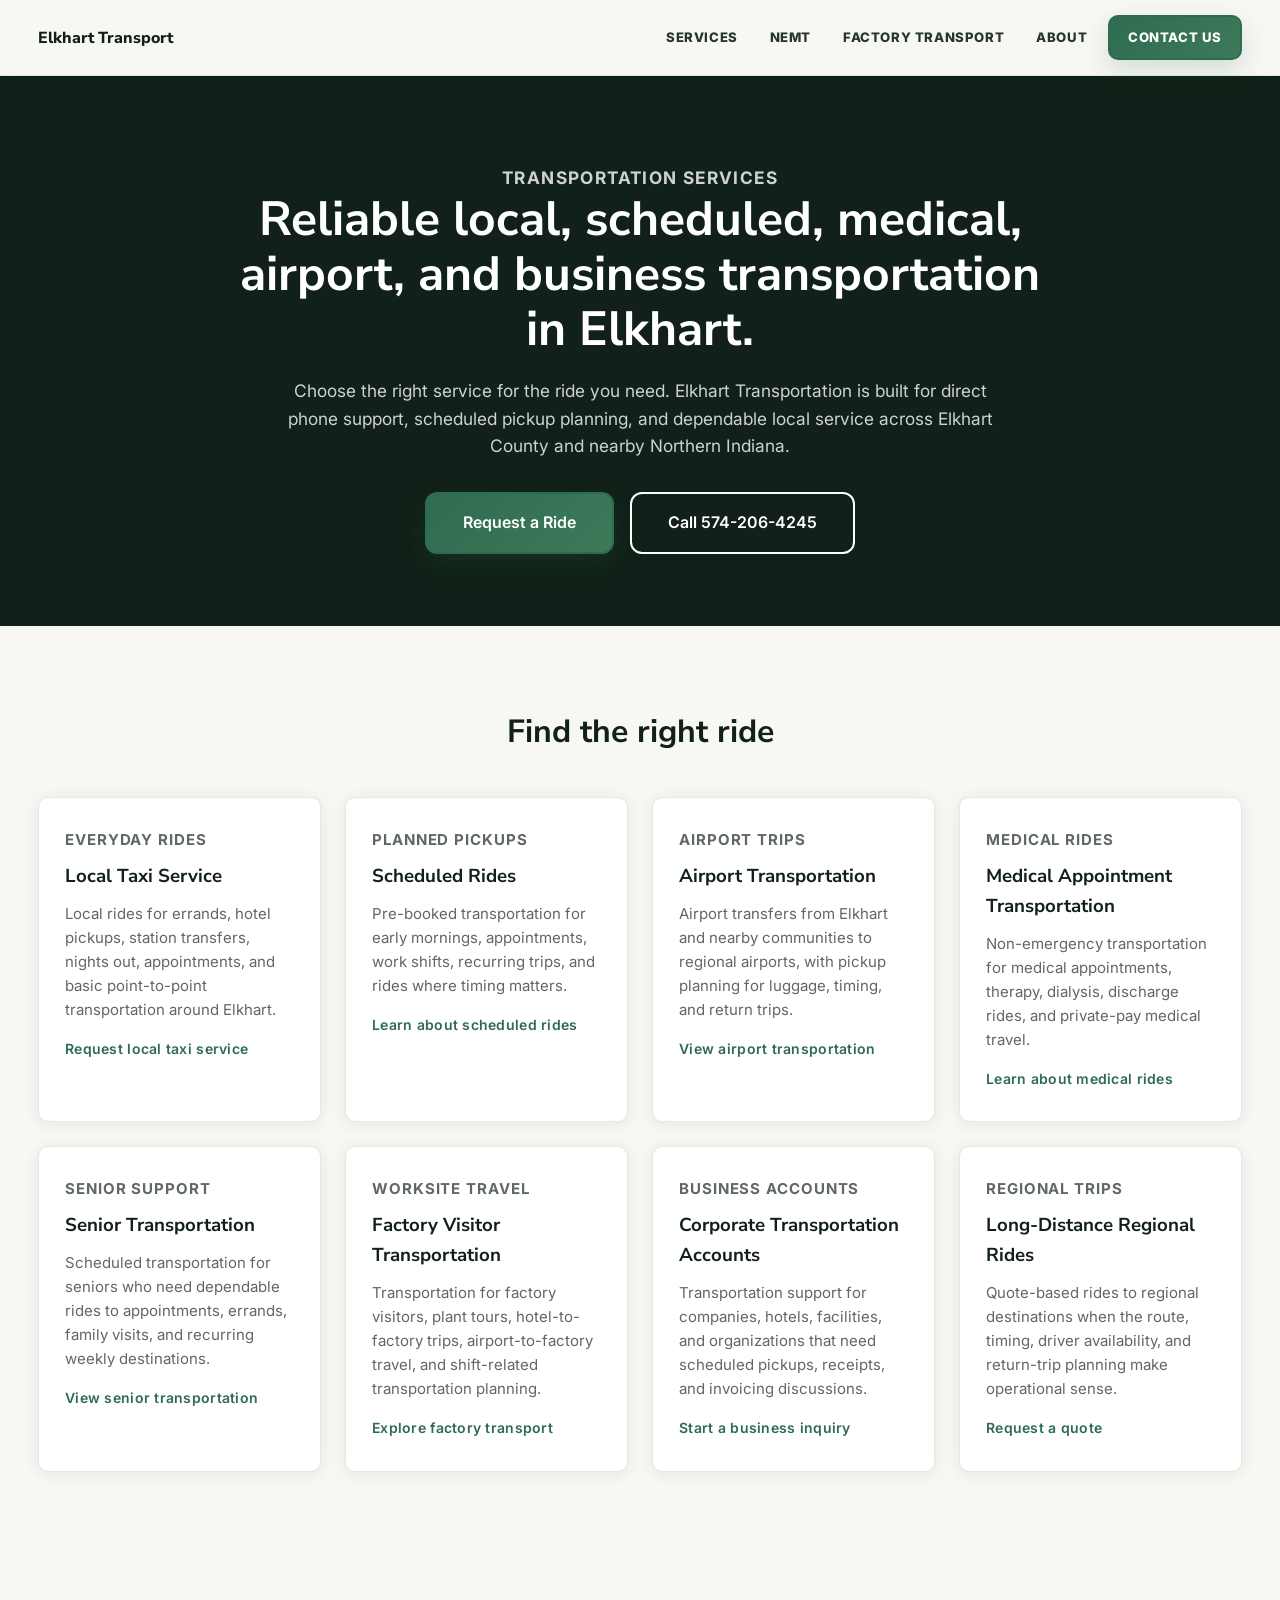
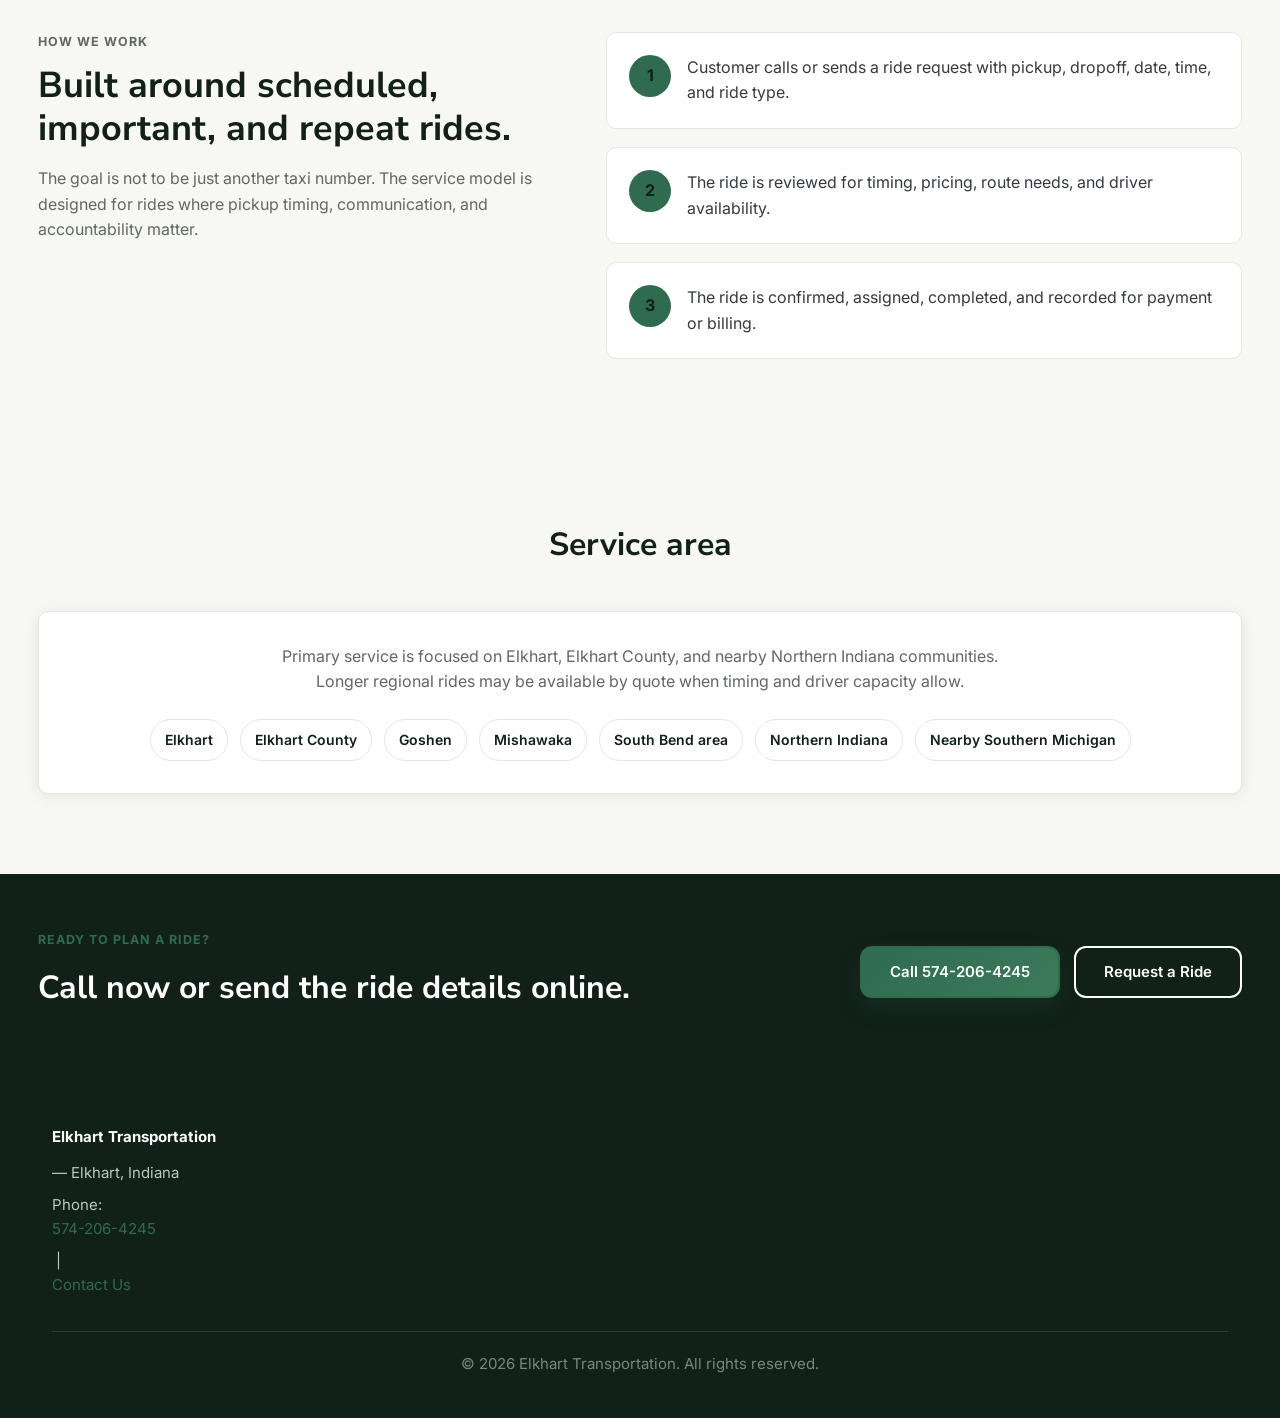
<file: src/pages/services.html>
<!DOCTYPE html>
<html lang="en">
<head>
  <meta charset="UTF-8" />
  <meta name="viewport" content="width=device-width, initial-scale=1.0" />
  <title>Transportation Services in Elkhart | Taxi, Medical, Airport and Business Rides</title>
  <meta name="description" content="Explore Elkhart transportation services including local taxi rides, scheduled pickups, airport transportation, medical appointment rides, senior transportation, and business transportation." />
  <link rel="preconnect" href="https://fonts.googleapis.com">
  <link href="https://fonts.googleapis.com/css2?family=DM+Sans:wght@400;500;600;700&display=swap" rel="stylesheet">
  <link rel="stylesheet" href="../css/main.css" />
  <link rel="stylesheet" href="../css/components.css" />
</head>
<body>
  <header class="nav">
    <div class="nav__inner container">
      <a href="../../index.html" class="nav__logo">Elkhart Transport</a>
      <nav class="nav__links">
        <a href="services.html">Services</a>
        <a href="nemt.html">NEMT</a>
        <a href="factory-transport.html">Factory Transport</a>
        <a href="about.html">About</a>
        <a href="contact.html" class="btn btn--primary">Contact Us</a>
      </nav>
      <button class="nav__toggle" aria-label="Toggle menu">&#9776;</button>
    </div>
  </header>

  <main>
    <section class="page-hero">
      <div class="container page-hero__inner">
        <p class="eyebrow">Transportation Services</p>
        <h1>Reliable local, scheduled, medical, airport, and business transportation in Elkhart.</h1>
        <p>Choose the right service for the ride you need. Elkhart Transportation is built for direct phone support, scheduled pickup planning, and dependable local service across Elkhart County and nearby Northern Indiana.</p>
        <div class="page-hero__actions">
          <a href="contact.html" class="btn btn--primary btn--lg">Request a Ride</a>
          <a href="tel:+15742064245" class="btn btn--outline btn--lg">Call 574-206-4245</a>
        </div>
      </div>
    </section>

    <section class="page-section">
      <div class="container">
        <h2 class="section-title">Find the right ride</h2>
        <div class="service-grid">
          <article class="service-card">
            <p class="service-card__label">Everyday rides</p>
            <h3>Local Taxi Service</h3>
            <p>Local rides for errands, hotel pickups, station transfers, nights out, appointments, and basic point-to-point transportation around Elkhart.</p>
            <a href="contact.html" class="card__link">Request local taxi service</a>
          </article>

          <article class="service-card">
            <p class="service-card__label">Planned pickups</p>
            <h3>Scheduled Rides</h3>
            <p>Pre-booked transportation for early mornings, appointments, work shifts, recurring trips, and rides where timing matters.</p>
            <a href="scheduled-rides.html" class="card__link">Learn about scheduled rides</a>
          </article>

          <article class="service-card">
            <p class="service-card__label">Airport trips</p>
            <h3>Airport Transportation</h3>
            <p>Airport transfers from Elkhart and nearby communities to regional airports, with pickup planning for luggage, timing, and return trips.</p>
            <a href="airport.html" class="card__link">View airport transportation</a>
          </article>

          <article class="service-card">
            <p class="service-card__label">Medical rides</p>
            <h3>Medical Appointment Transportation</h3>
            <p>Non-emergency transportation for medical appointments, therapy, dialysis, discharge rides, and private-pay medical travel.</p>
            <a href="nemt.html" class="card__link">Learn about medical rides</a>
          </article>

          <article class="service-card">
            <p class="service-card__label">Senior support</p>
            <h3>Senior Transportation</h3>
            <p>Scheduled transportation for seniors who need dependable rides to appointments, errands, family visits, and recurring weekly destinations.</p>
            <a href="senior.html" class="card__link">View senior transportation</a>
          </article>

          <article class="service-card">
            <p class="service-card__label">Worksite travel</p>
            <h3>Factory Visitor Transportation</h3>
            <p>Transportation for factory visitors, plant tours, hotel-to-factory trips, airport-to-factory travel, and shift-related transportation planning.</p>
            <a href="factory-transport.html" class="card__link">Explore factory transport</a>
          </article>

          <article class="service-card">
            <p class="service-card__label">Business accounts</p>
            <h3>Corporate Transportation Accounts</h3>
            <p>Transportation support for companies, hotels, facilities, and organizations that need scheduled pickups, receipts, and invoicing discussions.</p>
            <a href="contact.html#business-inquiry" class="card__link">Start a business inquiry</a>
          </article>

          <article class="service-card">
            <p class="service-card__label">Regional trips</p>
            <h3>Long-Distance Regional Rides</h3>
            <p>Quote-based rides to regional destinations when the route, timing, driver availability, and return-trip planning make operational sense.</p>
            <a href="contact.html" class="card__link">Request a quote</a>
          </article>
        </div>
      </div>
    </section>

    <section class="page-section page-section--muted">
      <div class="container split-section">
        <div>
          <p class="eyebrow">How We Work</p>
          <h2>Built around scheduled, important, and repeat rides.</h2>
          <p>The goal is not to be just another taxi number. The service model is designed for rides where pickup timing, communication, and accountability matter.</p>
        </div>
        <div class="step-list">
          <div class="step">
            <span>1</span>
            <p>Customer calls or sends a ride request with pickup, dropoff, date, time, and ride type.</p>
          </div>
          <div class="step">
            <span>2</span>
            <p>The ride is reviewed for timing, pricing, route needs, and driver availability.</p>
          </div>
          <div class="step">
            <span>3</span>
            <p>The ride is confirmed, assigned, completed, and recorded for payment or billing.</p>
          </div>
        </div>
      </div>
    </section>

    <section class="page-section">
      <div class="container">
        <h2 class="section-title">Service area</h2>
        <div class="service-area-panel">
          <p>Primary service is focused on Elkhart, Elkhart County, and nearby Northern Indiana communities. Longer regional rides may be available by quote when timing and driver capacity allow.</p>
          <div class="area-tags">
            <span>Elkhart</span>
            <span>Elkhart County</span>
            <span>Goshen</span>
            <span>Mishawaka</span>
            <span>South Bend area</span>
            <span>Northern Indiana</span>
            <span>Nearby Southern Michigan</span>
          </div>
        </div>
      </div>
    </section>

    <section class="cta-band">
      <div class="container cta-band__inner">
        <div>
          <p class="eyebrow">Ready to plan a ride?</p>
          <h2>Call now or send the ride details online.</h2>
        </div>
        <div class="cta-band__actions">
          <a href="tel:+15742064245" class="btn btn--primary">Call 574-206-4245</a>
          <a href="contact.html" class="btn btn--outline">Request a Ride</a>
        </div>
      </div>
    </section>
  </main>

  <a href="tel:+15742064245" class="sticky-call">Call 574-206-4245</a>

  <footer class="footer">
    <div class="container footer__inner">
      <p><strong>Elkhart Transportation</strong> — Elkhart, Indiana</p>
      <p>Phone: <a href="tel:+15742064245">574-206-4245</a> &nbsp;|&nbsp; <a href="contact.html">Contact Us</a></p>
      <p class="footer__copy">&copy; 2026 Elkhart Transportation. All rights reserved.</p>
    </div>
  </footer>

  <script src="../js/main.js"></script>
</body>
</html>
</file>
<file: src/css/main.css>
/* =============================================
   ELKHART TRANSPORTATION — main.css
   Global styles, variables, typography
   ============================================= */

@import url('https://fonts.googleapis.com/css2?family=Inter:wght@400;500;600;700;800&family=Nunito+Sans:wght@500;600;700;800&display=swap');

/* --- Variables --- */
:root {
  --navy:    #112018;
  --navy-mid: #26362E;
  --white:   #FFFFFF;
  --gold:    #2F6B4F;
  --gold-light: #3D7A5A;
  --cream: #F7F7F3;
  --gray-50: #F7F7F3;
  --gray-200:#E5E7E1;
  --gray-500:#5F6862;
  --gray-800:#343A40;

  --font: 'Inter', sans-serif;
  --heading-font: 'Nunito Sans', sans-serif;
  --radius: 10px;
  --shadow: 0 2px 16px rgba(31,37,34,0.08);
  --shadow-lg: 0 18px 50px rgba(31,37,34,0.14);

  --container: 1260px;
  --nav-h: 76px;
}

/* --- Reset --- */
*, *::before, *::after { box-sizing: border-box; margin: 0; padding: 0; }
html { scroll-behavior: smooth; }
body {
  font-family: var(--font);
  color: var(--navy);
  background: var(--cream);
  line-height: 1.6;
  font-size: 16px;
}
h1, h2, h3, h4,
.nav__logo,
.btn {
  font-family: var(--heading-font);
}
img { max-width: 100%; display: block; }
a { color: inherit; text-decoration: none; }

/* --- Container --- */
.container {
  max-width: var(--container);
  margin: 0 auto;
  padding: 0 28px;
}

/* --- Buttons --- */
.btn {
  display: inline-flex;
  align-items: center;
  justify-content: center;
  padding: 12px 28px;
  border-radius: 12px;
  font-family: var(--font);
  font-weight: 600;
  font-size: 15px;
  cursor: pointer;
  border: 2px solid transparent;
  transition: all 0.2s ease;
  text-align: center;
}
.btn--primary {
  background: linear-gradient(135deg, var(--gold) 0%, var(--gold-light) 100%);
  color: var(--white);
  border-color: var(--gold);
  box-shadow: 0 10px 24px rgba(47,107,79,0.18);
}
.btn--primary:hover {
  background: var(--gold-light);
  border-color: var(--gold-light);
}
.btn--outline {
  background: transparent;
  color: var(--white);
  border-color: var(--white);
}
.btn--outline:hover {
  background: var(--white);
  color: var(--navy);
}
.btn--outline-dark {
  background: var(--white);
  color: var(--navy);
  border-color: var(--gray-200);
}
.btn--outline-dark:hover {
  background: var(--navy);
  color: var(--white);
}
.btn--lg { padding: 16px 36px; font-size: 16px; }

/* --- Section Title --- */
.section-title {
  font-size: clamp(1.5rem, 3vw, 2rem);
  font-weight: 700;
  color: var(--navy);
  margin-bottom: 40px;
  text-align: center;
}
.eyebrow--center { text-align: center; }

/* --- Home Banner --- */
.image-banner {
  background: var(--navy);
  border-bottom: 1px solid rgba(13,27,42,0.12);
  height: clamp(88px, 13vw, 150px);
  overflow: hidden;
  width: 100%;
}
.image-banner img {
  height: 100%;
  object-fit: cover;
  object-position: center;
  width: 100%;
}

/* --- Hero --- */
.hero {
  background: var(--navy);
  color: var(--white);
  padding: 100px 0 80px;
  text-align: center;
}
.hero--home {
  background:
    linear-gradient(135deg, rgba(13, 27, 42, 0.96), rgba(26, 46, 66, 0.92)),
    radial-gradient(circle at 80% 10%, rgba(201, 168, 76, 0.18), transparent 28%);
  padding: 96px 0 88px;
  text-align: left;
}
.hero__grid {
  align-items: center;
  display: grid;
  gap: 48px;
  grid-template-columns: minmax(0, 1.05fr) minmax(320px, 0.75fr);
}
.hero__content .eyebrow { color: var(--gold-light); }
.hero__content .hero__sub { margin-left: 0; }
.hero__proof {
  display: flex;
  flex-wrap: wrap;
  gap: 10px;
  margin-top: 28px;
}
.hero__proof span {
  border: 1px solid rgba(255,255,255,0.22);
  border-radius: var(--radius);
  color: rgba(255,255,255,0.82);
  font-size: 14px;
  font-weight: 600;
  padding: 8px 12px;
}
.hero-card {
  background: rgba(255,255,255,0.96);
  border: 1px solid rgba(255,255,255,0.2);
  border-radius: var(--radius);
  box-shadow: var(--shadow-lg);
  color: var(--navy);
  padding: 32px;
}
.hero-card h2 {
  font-size: 1.6rem;
  line-height: 1.2;
  margin-bottom: 12px;
}
.hero-card p,
.hero-card li {
  color: var(--gray-800);
}
.hero-card ul {
  display: grid;
  gap: 10px;
  list-style: none;
  margin-top: 22px;
}
.hero-card li {
  border-left: 3px solid var(--gold);
  font-weight: 600;
  padding-left: 12px;
}
.hero-card__route {
  display: grid;
  gap: 10px;
  margin-bottom: 24px;
}
.hero-card__route span {
  background: var(--gray-50);
  border: 1px solid var(--gray-200);
  border-radius: var(--radius);
  font-weight: 700;
  padding: 11px 14px;
  position: relative;
}
.hero-card__route span + span::before {
  background: var(--gold);
  content: "";
  height: 10px;
  left: 24px;
  position: absolute;
  top: -11px;
  width: 3px;
}
.hero__headline {
  font-size: clamp(2rem, 5vw, 3.2rem);
  font-weight: 700;
  line-height: 1.15;
  margin-bottom: 20px;
  color: var(--white);
}
.hero__sub {
  font-size: clamp(1rem, 2vw, 1.2rem);
  color: rgba(255,255,255,0.80);
  max-width: 620px;
  margin: 0 auto 36px;
}
.hero__ctas {
  display: flex;
  gap: 16px;
  justify-content: center;
  flex-wrap: wrap;
}

/* --- Interior Pages --- */
.page-hero {
  background: var(--navy);
  color: var(--white);
  padding: 88px 0 72px;
}
.page-hero__inner {
  max-width: 860px;
  text-align: center;
}
.page-hero h1 {
  color: var(--white);
  font-size: clamp(2rem, 5vw, 3rem);
  line-height: 1.15;
  margin-bottom: 20px;
}
.page-hero p {
  color: rgba(255,255,255,0.80);
  font-size: 1.08rem;
  max-width: 720px;
  margin: 0 auto;
}
.page-hero__actions {
  display: flex;
  gap: 16px;
  justify-content: center;
  flex-wrap: wrap;
  margin-top: 32px;
}
.eyebrow {
  color: var(--gold);
  font-size: 0.78rem;
  font-weight: 700;
  letter-spacing: 0.08em;
  margin-bottom: 12px;
  text-transform: uppercase;
}
.page-section {
  padding: 80px 0;
}
.quick-request {
  background: var(--gray-50);
  padding: 72px 0;
}
.quick-request__grid {
  align-items: start;
  display: grid;
  gap: 40px;
  grid-template-columns: minmax(250px, 0.7fr) minmax(0, 1.3fr);
}
.quick-request h2 {
  font-size: clamp(1.7rem, 3vw, 2.35rem);
  line-height: 1.18;
  margin-bottom: 16px;
}
.quick-request p {
  color: var(--gray-500);
}
.page-section--muted {
  background: var(--gray-50);
}
.split-section {
  display: grid;
  grid-template-columns: minmax(0, 0.9fr) minmax(0, 1.1fr);
  gap: 48px;
  align-items: start;
}
.split-section h2,
.contact-panel h2 {
  font-size: clamp(1.7rem, 3vw, 2.25rem);
  line-height: 1.2;
  margin-bottom: 16px;
}
.split-section p,
.contact-panel p {
  color: var(--gray-500);
}
.info-grid,
.service-grid {
  display: grid;
  grid-template-columns: repeat(auto-fit, minmax(250px, 1fr));
  gap: 24px;
}
.info-grid--two {
  grid-template-columns: repeat(2, minmax(0, 1fr));
}
.info-card,
.service-card,
.service-area-panel,
.contact-panel,
.form-card {
  background: var(--white);
  border: 1px solid var(--gray-200);
  border-radius: var(--radius);
  box-shadow: var(--shadow);
}
.info-card {
  padding: 28px;
}
.info-card h3,
.service-card h3 {
  margin-bottom: 10px;
}
.info-card p,
.service-card p {
  color: var(--gray-500);
  font-size: 15px;
}
.service-grid {
  grid-template-columns: repeat(auto-fit, minmax(260px, 1fr));
}
.service-card {
  padding: 30px 26px;
}
.service-card__label {
  color: var(--gold);
  font-size: 0.78rem;
  font-weight: 700;
  letter-spacing: 0.06em;
  margin-bottom: 10px;
  text-transform: uppercase;
}
.service-card .card__link {
  display: inline-block;
  margin-top: 16px;
}
.service-area-panel {
  padding: 32px;
  text-align: center;
}
.service-area-panel p {
  color: var(--gray-500);
  max-width: 760px;
  margin: 0 auto 24px;
}
.area-tags {
  display: flex;
  gap: 12px;
  flex-wrap: wrap;
  justify-content: center;
}
.area-tags span {
  border: 1px solid var(--gray-200);
  border-radius: 999px;
  color: var(--navy);
  font-size: 14px;
  font-weight: 600;
  padding: 9px 14px;
}
.route-section {
  background: var(--navy);
  color: var(--white);
  padding: 80px 0;
}
.route-section h2,
.route-section .eyebrow {
  color: var(--white);
}
.route-section p {
  color: rgba(255,255,255,0.78);
}
.route-section .btn { margin-top: 24px; }
.route-list {
  display: grid;
  gap: 16px;
}
.route-list article {
  align-items: start;
  background: rgba(255,255,255,0.08);
  border: 1px solid rgba(255,255,255,0.14);
  border-radius: var(--radius);
  display: grid;
  gap: 16px;
  grid-template-columns: 64px 1fr;
  padding: 22px;
}
.route-list span {
  align-items: center;
  background: var(--gold);
  border-radius: var(--radius);
  color: var(--navy);
  display: flex;
  font-weight: 800;
  height: 48px;
  justify-content: center;
}
.route-list h3 {
  color: var(--white);
  font-size: 1.05rem;
  margin-bottom: 6px;
}
.route-list p {
  font-size: 15px;
}
.contact-layout {
  display: grid;
  grid-template-columns: minmax(260px, 0.8fr) minmax(0, 1.2fr);
  gap: 36px;
  align-items: start;
}
.contact-panel,
.form-card {
  padding: 32px;
}
.form-intro {
  color: var(--gray-500);
  margin-bottom: 24px;
}
.form-grid {
  display: grid;
  grid-template-columns: repeat(2, minmax(0, 1fr));
  gap: 18px;
}
.detail-list {
  display: grid;
  gap: 18px;
  margin-top: 28px;
}
.detail-list dt {
  color: var(--gray-500);
  font-size: 13px;
  font-weight: 700;
  letter-spacing: 0.06em;
  text-transform: uppercase;
}
.detail-list dd {
  color: var(--navy);
  font-weight: 600;
}
.detail-list a {
  color: var(--gold);
}
.notice {
  background: var(--gray-50);
  border-left: 4px solid var(--gold);
  border-radius: var(--radius);
  color: var(--gray-800);
  font-size: 14px;
  margin-top: 28px;
  padding: 16px;
}
.compliance-note {
  color: var(--gray-500);
  font-size: 14px;
  margin: 28px auto 0;
  max-width: 720px;
  text-align: center;
}
.check-list {
  display: grid;
  gap: 10px;
  list-style: none;
  margin-top: 24px;
}
.check-list li {
  border-left: 3px solid var(--gold);
  color: var(--navy);
  font-weight: 600;
  padding-left: 12px;
}
.checkbox-line {
  display: flex;
  gap: 10px;
  align-items: flex-start;
  color: var(--gray-800);
  font-size: 14px;
  font-weight: 500;
  margin: 8px 0 24px;
}
.checkbox-line input {
  margin-top: 4px;
}
.form-status {
  color: var(--gray-500);
  font-size: 14px;
  margin-top: 14px;
}
.step-list {
  display: grid;
  gap: 18px;
}
.step {
  display: grid;
  grid-template-columns: 42px 1fr;
  gap: 16px;
  align-items: start;
  background: var(--white);
  border: 1px solid var(--gray-200);
  border-radius: var(--radius);
  padding: 22px;
}
.step span {
  align-items: center;
  background: var(--gold);
  border-radius: 50%;
  color: var(--navy);
  display: flex;
  font-weight: 700;
  height: 42px;
  justify-content: center;
  width: 42px;
}
.step p {
  color: var(--gray-800);
}
.cta-band {
  background: var(--navy);
  color: var(--white);
  padding: 56px 0;
}
.cta-band__inner {
  display: flex;
  gap: 28px;
  justify-content: space-between;
  align-items: center;
}
.cta-band h2 {
  color: var(--white);
  font-size: clamp(1.5rem, 3vw, 2rem);
}
.cta-band__actions {
  display: flex;
  gap: 14px;
  flex-wrap: wrap;
}
.sticky-call {
  display: none;
}
.mobile-action-bar {
  display: none;
}

.booking-hero {
  background:
    linear-gradient(180deg, var(--cream) 0%, #fff 70%);
  padding: 56px 0 74px;
}
.booking-hero__grid {
  align-items: start;
  display: grid;
  gap: 40px;
  grid-template-columns: minmax(0, 1fr) minmax(380px, 0.82fr);
}
.hero-pills {
  display: flex;
  flex-wrap: wrap;
  gap: 8px;
  margin-bottom: 20px;
}
.hero-pills span {
  background: var(--white);
  border: 1px solid var(--gray-200);
  border-radius: 999px;
  color: var(--navy-mid);
  font-size: 0.78rem;
  font-weight: 800;
  letter-spacing: 0.06em;
  padding: 8px 12px;
  text-transform: uppercase;
}
.booking-hero__content h1 {
  color: var(--navy);
  margin-bottom: 22px;
  max-width: 760px;
}
.booking-hero__question,
.booking-hero__call {
  display: block;
}
.booking-hero__question {
  color: var(--gray-800);
  font-family: var(--font);
  font-size: clamp(1.45rem, 3vw, 2.4rem);
  font-weight: 600;
  line-height: 1.12;
  margin-bottom: 12px;
}
.booking-hero__call {
  color: var(--navy);
  font-size: clamp(2.4rem, 5vw, 4.7rem);
  font-weight: 800;
  line-height: 0.98;
}
.booking-hero__content > p {
  color: var(--gray-500);
  font-size: clamp(1rem, 1.6vw, 1.2rem);
  line-height: 1.72;
  max-width: 640px;
}
.booking-hero__actions {
  display: flex;
  flex-wrap: wrap;
  gap: 14px;
  margin-top: 30px;
}
.booking-hero__proof {
  display: grid;
  gap: 12px;
  grid-template-columns: repeat(3, minmax(0, 1fr));
  margin: 34px 0 30px;
}
.booking-hero__proof span {
  background: var(--white);
  border: 1px solid var(--gray-200);
  border-radius: 14px;
  color: var(--gray-500);
  font-size: 14px;
  font-weight: 700;
  padding: 14px;
}
.booking-hero__proof strong {
  color: var(--navy);
  display: block;
  font-size: 1rem;
}
.booking-hero__image {
  aspect-ratio: 16 / 8.7;
  border-radius: 18px;
  box-shadow: var(--shadow-lg);
  overflow: hidden;
  position: relative;
}
.booking-hero__image img,
.local-info figure img {
  height: 100%;
  object-fit: cover;
  width: 100%;
}
.booking-hero__image figcaption {
  align-items: center;
  background: rgba(255,255,255,0.94);
  border: 1px solid rgba(255,255,255,0.7);
  border-radius: 14px;
  bottom: 16px;
  box-shadow: 0 12px 26px rgba(17,32,24,0.14);
  display: flex;
  gap: 12px;
  justify-content: space-between;
  left: 16px;
  padding: 12px 14px;
  position: absolute;
  right: 16px;
}
.booking-hero__image figcaption span {
  color: var(--gray-500);
  font-size: 13px;
  font-weight: 700;
}
.booking-hero__image figcaption strong {
  color: var(--navy);
  font-size: 13px;
  text-align: right;
}
.booking-panel {
  background: var(--white);
  border: 1px solid var(--gray-200);
  border-radius: 18px;
  box-shadow: var(--shadow-lg);
  padding: 32px;
  position: sticky;
  top: 118px;
}
.booking-panel__header {
  margin-bottom: 24px;
}
.booking-panel__header h2 {
  font-size: clamp(1.55rem, 3vw, 2.15rem);
  line-height: 1.08;
  margin-bottom: 8px;
}
.booking-panel__header p {
  color: var(--gray-500);
}
.booking-panel__caption {
  font-size: 0.667rem;
  line-height: 1.45;
  max-width: 34rem;
}
.booking-panel__note {
  color: var(--gray-500);
  font-size: 13px;
  margin-top: 12px;
}
.booking-panel textarea {
  min-height: 92px;
}
.form-grid--three {
  grid-template-columns: repeat(3, minmax(0, 1fr));
}
.quick-paths {
  background: var(--white);
  padding: 0 0 76px;
}
.quick-paths__grid {
  display: grid;
  gap: 18px;
  grid-template-columns: repeat(2, minmax(0, 1fr));
}
.quick-paths article {
  background: var(--navy);
  border-radius: 18px;
  box-shadow: var(--shadow);
  color: var(--white);
  padding: 28px;
}
.quick-paths article + article {
  background: var(--white);
  border: 1px solid var(--gray-200);
  color: var(--navy);
}
.quick-paths span {
  color: #9AC4A9;
  display: block;
  font-size: 0.78rem;
  font-weight: 800;
  letter-spacing: 0.08em;
  margin-bottom: 10px;
  text-transform: uppercase;
}
.quick-paths h2 {
  font-size: clamp(1.35rem, 3vw, 2rem);
  line-height: 1.08;
  margin-bottom: 10px;
}
.quick-paths p {
  color: rgba(255,255,255,0.72);
  margin-bottom: 18px;
}
.quick-paths article + article p {
  color: var(--gray-500);
}
.quick-paths a {
  color: #9AC4A9;
  font-weight: 800;
}
.quick-paths article + article a {
  color: var(--gold);
}
.home-services {
  background: var(--cream);
  padding: 78px 0;
}
.section-heading {
  max-width: 690px;
  margin-bottom: 34px;
}
.section-heading--center {
  margin-left: auto;
  margin-right: auto;
  text-align: center;
}
.section-heading h2 {
  font-size: clamp(1.8rem, 4vw, 3rem);
  line-height: 1.08;
  margin-bottom: 12px;
}
.section-heading p {
  color: var(--gray-500);
}
.service-tiles {
  display: grid;
  gap: 18px;
  grid-template-columns: repeat(4, minmax(0, 1fr));
}
.service-tile {
  background: var(--white);
  border: 1px solid var(--gray-200);
  border-radius: 18px;
  display: block;
  min-height: 245px;
  padding: 26px;
  transition: border-color 0.2s ease, transform 0.2s ease;
}
.service-tile:hover {
  border-color: var(--gold);
  transform: translateY(-3px);
}
.service-tile span {
  color: var(--gold);
  display: block;
  font-size: 0.82rem;
  font-weight: 800;
  margin-bottom: 34px;
}
.service-tile h3 {
  font-size: 1.2rem;
  line-height: 1.18;
  margin-bottom: 12px;
}
.service-tile p {
  color: var(--gray-500);
  font-size: 15px;
}
.local-info {
  padding: 78px 0;
}
.service-area-section {
  background: var(--cream);
  padding: 78px 0;
}
.area-columns {
  display: grid;
  gap: 18px;
  grid-template-columns: repeat(3, minmax(0, 1fr));
}
.area-columns article,
.rate-cards article,
.trust-points div {
  background: var(--white);
  border: 1px solid var(--gray-200);
  border-radius: 18px;
  box-shadow: var(--shadow);
}
.area-columns article {
  padding: 28px;
}
.area-columns h3,
.rate-cards h3 {
  margin-bottom: 10px;
}
.area-columns p,
.rate-cards p {
  color: var(--gray-500);
}
.airport-feature {
  background: var(--white);
  padding: 78px 0;
}
.airport-feature__grid {
  align-items: center;
  display: grid;
  gap: 48px;
  grid-template-columns: minmax(0, 1fr) minmax(300px, 0.85fr);
}
.airport-feature h2,
.rates-section h2 {
  font-size: clamp(1.8rem, 4vw, 3rem);
  line-height: 1.08;
  margin-bottom: 14px;
}
.airport-feature p,
.rates-section p {
  color: var(--gray-500);
}
.airport-feature figure {
  aspect-ratio: 4 / 3;
  border-radius: 18px;
  overflow: hidden;
}
.airport-feature figure img {
  height: 100%;
  object-fit: cover;
  width: 100%;
}
.feature-list {
  display: grid;
  gap: 10px;
  margin: 24px 0;
}
.feature-list span {
  border-left: 4px solid var(--gold);
  color: var(--navy);
  font-weight: 700;
  padding-left: 12px;
}
.rates-section {
  background: var(--navy);
  color: var(--white);
  padding: 72px 0;
}
.rates-section .eyebrow,
.rates-section h2 {
  color: var(--white);
}
.rates-section p {
  color: rgba(255,255,255,0.72);
}
.rates-section__grid {
  display: grid;
  gap: 44px;
  grid-template-columns: minmax(260px, 0.8fr) minmax(0, 1.2fr);
}
.rate-cards {
  display: grid;
  gap: 16px;
}
.rate-cards article {
  padding: 22px;
}
.trust-section {
  background: var(--white);
  padding: 72px 0;
}
.trust-points {
  display: grid;
  gap: 16px;
  grid-template-columns: repeat(3, minmax(0, 1fr));
}
.trust-points div {
  border-left: 5px solid var(--gold);
  font-weight: 800;
  padding: 20px;
}
.local-info__grid {
  align-items: center;
  display: grid;
  gap: 48px;
  grid-template-columns: minmax(300px, 0.9fr) minmax(0, 1.1fr);
}
.local-info figure {
  aspect-ratio: 4 / 3;
  border-radius: 18px;
  overflow: hidden;
}
.local-info h2 {
  font-size: clamp(1.8rem, 4vw, 3rem);
  line-height: 1.08;
  margin-bottom: 24px;
}
.mini-steps {
  display: grid;
  gap: 16px;
}
.mini-steps article {
  border-top: 1px solid var(--gray-200);
  display: grid;
  gap: 16px;
  grid-template-columns: 160px 1fr;
  padding-top: 18px;
}
.mini-steps span {
  color: var(--navy);
  font-weight: 800;
}
.mini-steps p {
  color: var(--gray-500);
}
.service-area-band {
  background:
    linear-gradient(90deg, rgba(13, 27, 42, 0.88), rgba(13, 27, 42, 0.72)),
    url("../../public/images/AdobeStock_68717449.jpeg") center / cover;
  color: var(--white);
  padding: 72px 0;
}
.service-area-band__inner {
  align-items: center;
  display: flex;
  gap: 32px;
  justify-content: space-between;
}
.service-area-band h2 {
  color: var(--white);
  font-size: clamp(1.7rem, 4vw, 2.8rem);
  line-height: 1.1;
  margin-bottom: 12px;
}
.service-area-band .eyebrow {
  color: var(--gold-light);
}
.service-area-band p {
  color: rgba(255,255,255,0.82);
  max-width: 700px;
}
.faq-list--compact {
  max-width: 760px;
}

/* --- Services Section --- */
.services {
  padding: 80px 24px;
}

/* --- Cards --- */
.cards {
  display: grid;
  grid-template-columns: repeat(auto-fit, minmax(280px, 1fr));
  gap: 28px;
}
.cards--compact {
  grid-template-columns: repeat(auto-fit, minmax(240px, 1fr));
}
.card__kicker {
  color: var(--gold);
  font-size: 0.78rem;
  font-weight: 800;
  letter-spacing: 0.06em;
  margin-bottom: 10px;
  text-transform: uppercase;
}
.testimonial-card {
  background: var(--white);
  border: 1px solid var(--gray-200);
  border-radius: var(--radius);
  box-shadow: var(--shadow);
  padding: 28px;
}
.testimonial-card p {
  color: var(--gray-800);
  margin-bottom: 18px;
}
.testimonial-card strong {
  color: var(--navy);
}
.faq-list {
  display: grid;
  gap: 14px;
  margin: 0 auto;
  max-width: 860px;
}
.faq-list details {
  background: var(--white);
  border: 1px solid var(--gray-200);
  border-radius: var(--radius);
  box-shadow: var(--shadow);
  padding: 20px 22px;
}
.faq-list summary {
  cursor: pointer;
  font-weight: 700;
}
.faq-list p {
  color: var(--gray-500);
  margin-top: 12px;
}

/* --- Trust Section --- */
.trust {
  background: var(--gray-50);
  padding: 80px 24px;
}
.trust__grid {
  display: grid;
  grid-template-columns: repeat(auto-fit, minmax(240px, 1fr));
  gap: 20px;
  max-width: var(--container);
  margin: 0 auto;
}
.trust__item {
  background: var(--white);
  border: 1px solid var(--gray-200);
  border-left: 4px solid var(--gold);
  padding: 18px 20px;
  border-radius: var(--radius);
  font-weight: 600;
  color: var(--navy);
  font-size: 15px;
}

/* --- Responsive --- */
@media (max-width: 640px) {
  .hero { padding: 80px 0 60px; }
  .hero--home { text-align: left; }
  .hero__grid,
  .quick-request__grid,
  .info-grid--two,
  .quick-paths__grid,
  .booking-hero__grid,
  .local-info__grid,
  .area-columns,
  .airport-feature__grid,
  .rates-section__grid,
  .trust-points,
  .form-grid--three {
    grid-template-columns: 1fr;
  }
  .booking-hero {
    padding: 42px 0 54px;
  }
  .booking-hero__actions .btn {
    flex: 1 0 100%;
    max-width: 100%;
    width: 100%;
  }
  .booking-hero__proof {
    grid-template-columns: 1fr;
  }
  .booking-panel {
    position: static;
    padding: 22px;
  }
  .booking-hero__image figcaption {
    align-items: flex-start;
    flex-direction: column;
  }
  .booking-hero__image figcaption strong {
    text-align: left;
  }
  .quick-paths {
    padding-bottom: 56px;
  }
  .service-tiles {
    grid-template-columns: 1fr;
  }
  .home-services,
  .local-info,
  .service-area-section,
  .airport-feature,
  .rates-section,
  .trust-section {
    padding: 56px 0;
  }
  .service-tile {
    min-height: auto;
  }
  .service-tile span {
    margin-bottom: 18px;
  }
  .mini-steps article {
    grid-template-columns: 1fr;
  }
  .service-area-band__inner {
    align-items: flex-start;
    flex-direction: column;
  }
  .hero-card {
    padding: 24px;
  }
  .services, .trust { padding: 60px 16px; }
  .page-hero { padding: 68px 0 56px; }
  .page-section { padding: 56px 0; }
  .split-section,
  .contact-layout,
  .form-grid {
    grid-template-columns: 1fr;
  }
  .contact-panel,
  .form-card,
  .service-area-panel {
    padding: 24px;
  }
  .cta-band__inner {
    align-items: flex-start;
    flex-direction: column;
  }
  .sticky-call {
    background: var(--gold);
    bottom: 16px;
    border-radius: var(--radius);
    box-shadow: var(--shadow-lg);
    color: var(--navy);
    display: block;
    font-weight: 700;
    left: 16px;
    padding: 14px 20px;
    position: fixed;
    right: 16px;
    text-align: center;
    z-index: 90;
  }
  .footer {
    padding-bottom: 112px;
  }
  .mobile-action-bar {
    background: var(--white);
    border: 1px solid var(--gray-200);
    border-radius: 14px;
    bottom: 14px;
    box-shadow: var(--shadow-lg);
    display: grid;
    gap: 8px;
    grid-template-columns: 1fr 1fr;
    left: 14px;
    padding: 8px;
    position: fixed;
    right: 14px;
    z-index: 120;
  }
  .mobile-action-bar a {
    align-items: center;
    border-radius: 10px;
    display: flex;
    font-family: var(--heading-font);
    font-weight: 800;
    justify-content: center;
    min-height: 46px;
  }
  .mobile-action-bar a:first-child {
    background: var(--gold);
    color: var(--white);
  }
  .mobile-action-bar a:last-child {
    border: 1px solid var(--gray-200);
    color: var(--navy);
  }
}
</file>
<file: src/css/components.css>
/* =============================================
   ELKHART TRANSPORTATION — components.css
   Nav, footer, cards, form components
   ============================================= */

/* --- Header / Nav --- */
.site-header {
  position: sticky;
  top: 0;
  z-index: 100;
}
.top-strip {
  background: var(--navy);
  color: rgba(255,255,255,0.78);
}
.top-strip__inner {
  align-items: center;
  display: flex;
  font-size: 0.76rem;
  font-weight: 700;
  justify-content: space-between;
  min-height: 34px;
}
.top-strip__contact,
.top-strip__trust {
  align-items: center;
  display: flex;
  gap: 20px;
}
.top-strip a:hover {
  color: var(--white);
}
.top-strip__region {
  font-style: italic;
  font-weight: 400;
  letter-spacing: 0;
}
.top-strip__alert {
  background: rgba(255,255,255,0.1);
  border-radius: 999px;
  color: #f5c9b8;
  padding: 4px 10px;
}
.nav {
  background: rgba(247,247,243,0.97);
  backdrop-filter: blur(16px);
  border-bottom: 1px solid rgba(31,37,34,0.08);
  box-shadow: 0 4px 18px rgba(31,37,34,0.05);
  height: var(--nav-h);
}
.nav__inner {
  display: flex;
  align-items: center;
  justify-content: space-between;
  height: 100%;
}
.nav__logo {
  display: grid;
  gap: 4px;
  font-weight: 800;
  color: var(--navy);
  line-height: 1;
}
.nav__logo strong {
  font-size: 1.32rem;
  letter-spacing: 0;
  text-transform: none;
}
.nav__tagline {
  color: var(--gray-500);
  font-family: var(--font);
  font-size: 0.78rem;
  font-style: italic;
  font-weight: 600;
  letter-spacing: 0;
}
.nav__links {
  display: flex;
  align-items: center;
  gap: 10px;
}
.nav__links a {
  border-radius: 10px;
  color: var(--navy-mid);
  font-weight: 800;
  font-size: 0.82rem;
  letter-spacing: 0.045em;
  padding: 9px 11px;
  text-transform: uppercase;
  transition: color 0.15s;
}
.nav__links a:hover {
  background: rgba(47,107,79,0.08);
  color: var(--gold);
}
.nav__links .nav__phone {
  color: var(--navy);
  letter-spacing: 0;
  text-transform: none;
}
.nav__links .btn {
  color: var(--white);
  margin-left: 0;
  padding: 10px 18px;
}
.nav__links .btn--outline-dark {
  background: transparent;
  color: var(--navy);
}
.nav__toggle {
  display: none;
  background: none;
  border: none;
  color: var(--navy);
  font-size: 1.5rem;
  cursor: pointer;
}

@media (max-width: 768px) {
  .top-strip {
    display: none;
  }
  .nav__links { display: none; flex-direction: column; }
  .nav__links.open {
    display: flex;
    position: absolute;
    top: var(--nav-h);
    left: 0; right: 0;
    background: var(--white);
    padding: 24px;
    gap: 10px;
    box-shadow: var(--shadow-lg);
  }
  .nav__links.open a {
    justify-content: center;
    text-align: center;
    width: 100%;
  }
  .nav__toggle { display: block; }
  .footer__grid,
  .footer__grid--extended {
    grid-template-columns: 1fr;
  }
  .footer__top {
    align-items: flex-start;
    flex-direction: column;
  }
  .footer__phone {
    white-space: normal;
  }
}

@media (min-width: 769px) and (max-width: 1060px) {
  .top-strip__inner {
    gap: 12px;
  }
  .top-strip__trust span:not(.top-strip__alert) {
    display: none;
  }
  .nav__links {
    gap: 4px;
  }
  .nav__links .nav__phone {
    display: none;
  }
}

/* --- Card --- */
.card {
  background: var(--white);
  border: 1px solid var(--gray-200);
  border-radius: var(--radius);
  padding: 32px 28px;
  box-shadow: var(--shadow);
  transition: transform 0.2s, box-shadow 0.2s;
}
.card:hover {
  transform: translateY(-4px);
  box-shadow: var(--shadow-lg);
}
.card__icon { font-size: 2.2rem; margin-bottom: 16px; }
.card h3 {
  font-size: 1.15rem;
  font-weight: 700;
  margin-bottom: 12px;
  color: var(--navy);
}
.card p {
  color: var(--gray-500);
  font-size: 15px;
  line-height: 1.65;
  margin-bottom: 20px;
}
.card__link {
  color: var(--gold);
  font-weight: 600;
  font-size: 14px;
  letter-spacing: 0.02em;
  transition: color 0.15s;
}
.card__link:hover { color: var(--navy); }

/* --- Footer --- */
.footer {
  background: var(--navy);
  color: rgba(255,255,255,0.74);
  padding: 56px 24px 34px;
}
.footer--extended {
  padding-top: 48px;
}
.footer__top {
  align-items: end;
  border-bottom: 1px solid rgba(255,255,255,0.12);
  display: flex;
  gap: 28px;
  justify-content: space-between;
  margin-bottom: 32px;
  padding-bottom: 28px;
}
.footer__top p {
  max-width: 560px;
}
.footer__phone {
  color: #9AC4A9;
  display: block;
  font-size: clamp(2rem, 5vw, 3.4rem);
  font-weight: 800;
  line-height: 1;
  white-space: nowrap;
}
.footer__grid {
  display: grid;
  gap: 28px;
  grid-template-columns: 1.1fr 0.8fr 1.2fr 1fr;
}
.footer__grid--extended {
  grid-template-columns: 1fr 1.15fr 1.2fr 1fr 1.2fr;
}
.footer strong {
  color: var(--white);
  display: block;
  margin-bottom: 12px;
}
.footer p,
.footer a {
  display: block;
  font-size: 15px;
  margin-bottom: 8px;
}
.footer a { color: #9AC4A9; }
.footer a:hover { text-decoration: underline; }
.footer__inner p { margin-bottom: 8px; font-size: 15px; }
.footer__inner a { color: var(--gold); }
.footer__inner a:hover { text-decoration: underline; }
.footer__copy {
  border-top: 1px solid rgba(255,255,255,0.12);
  color: rgba(255,255,255,0.45);
  font-size: 13px;
  margin: 34px auto 0;
  max-width: var(--container);
  padding-top: 20px;
  text-align: center;
}

/* --- Contact Form --- */
.form-group {
  margin-bottom: 20px;
}
.form-group label {
  display: block;
  font-weight: 600;
  font-size: 14px;
  color: var(--navy);
  margin-bottom: 6px;
}
.form-group input,
.form-group select,
.form-group textarea {
  width: 100%;
  padding: 12px 16px;
  border: 1.5px solid var(--gray-200);
  border-radius: var(--radius);
  font-family: var(--font);
  font-size: 15px;
  color: var(--navy);
  background: var(--white);
  transition: border-color 0.15s;
}
.form-group input:focus,
.form-group select:focus,
.form-group textarea:focus {
  outline: none;
  border-color: var(--gold);
}
.form-group textarea { min-height: 120px; resize: vertical; }

@media (max-width: 768px) {
  .footer__grid,
  .footer__grid--extended {
    grid-template-columns: 1fr;
  }
  .footer__top {
    align-items: flex-start;
    flex-direction: column;
  }
  .footer__phone {
    white-space: normal;
  }
}
</file>
